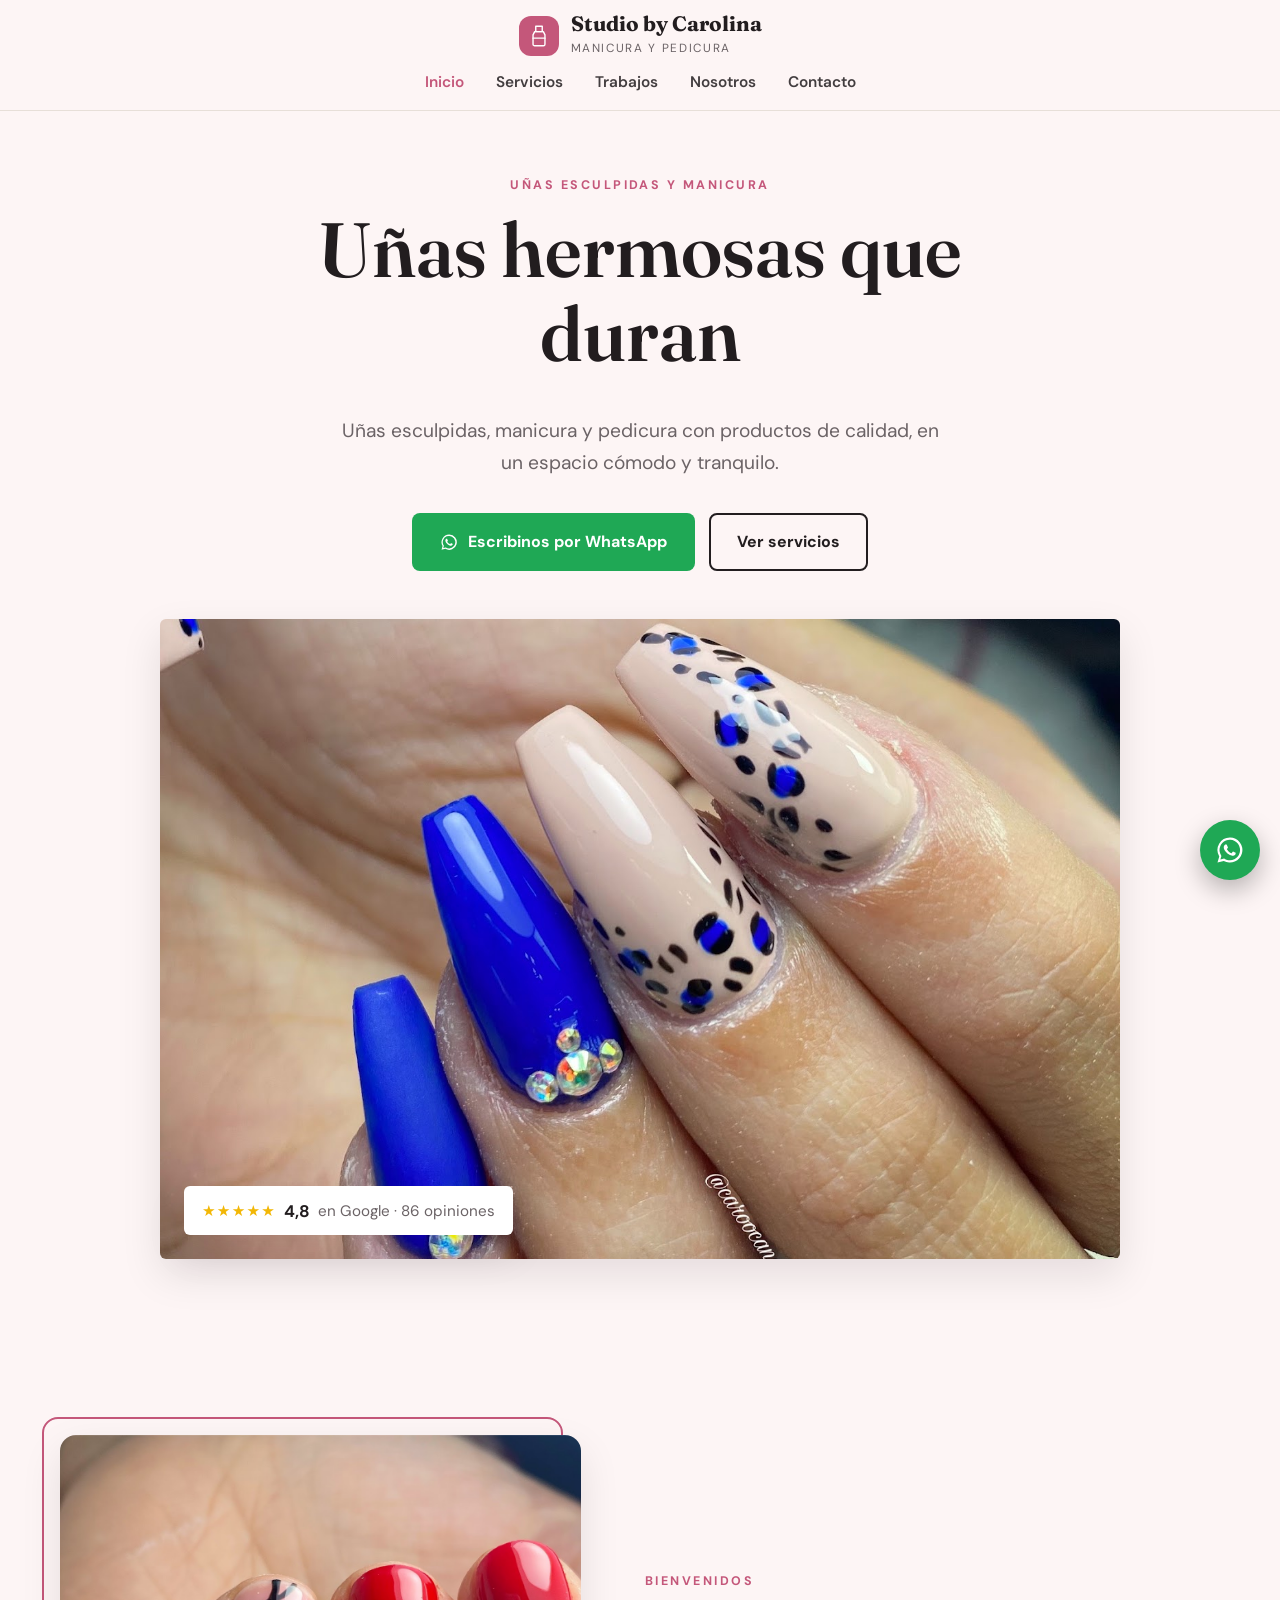
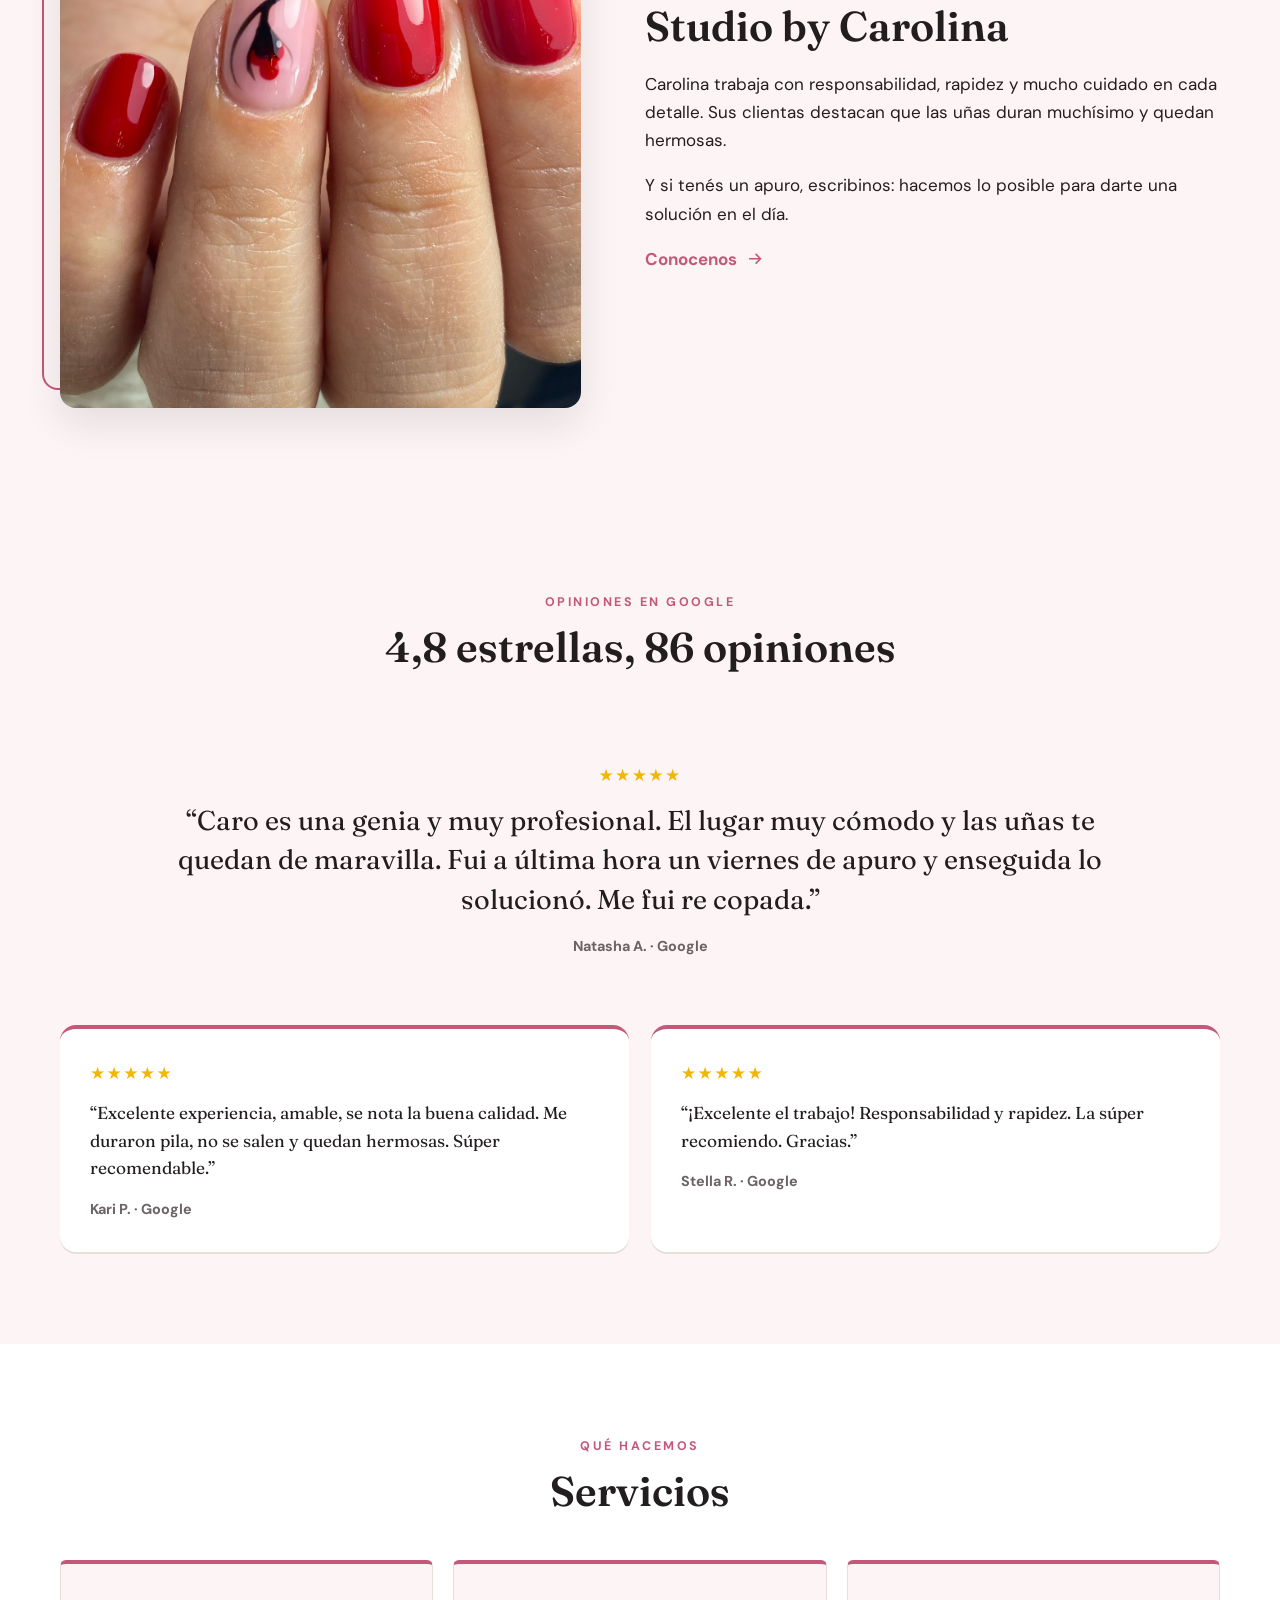
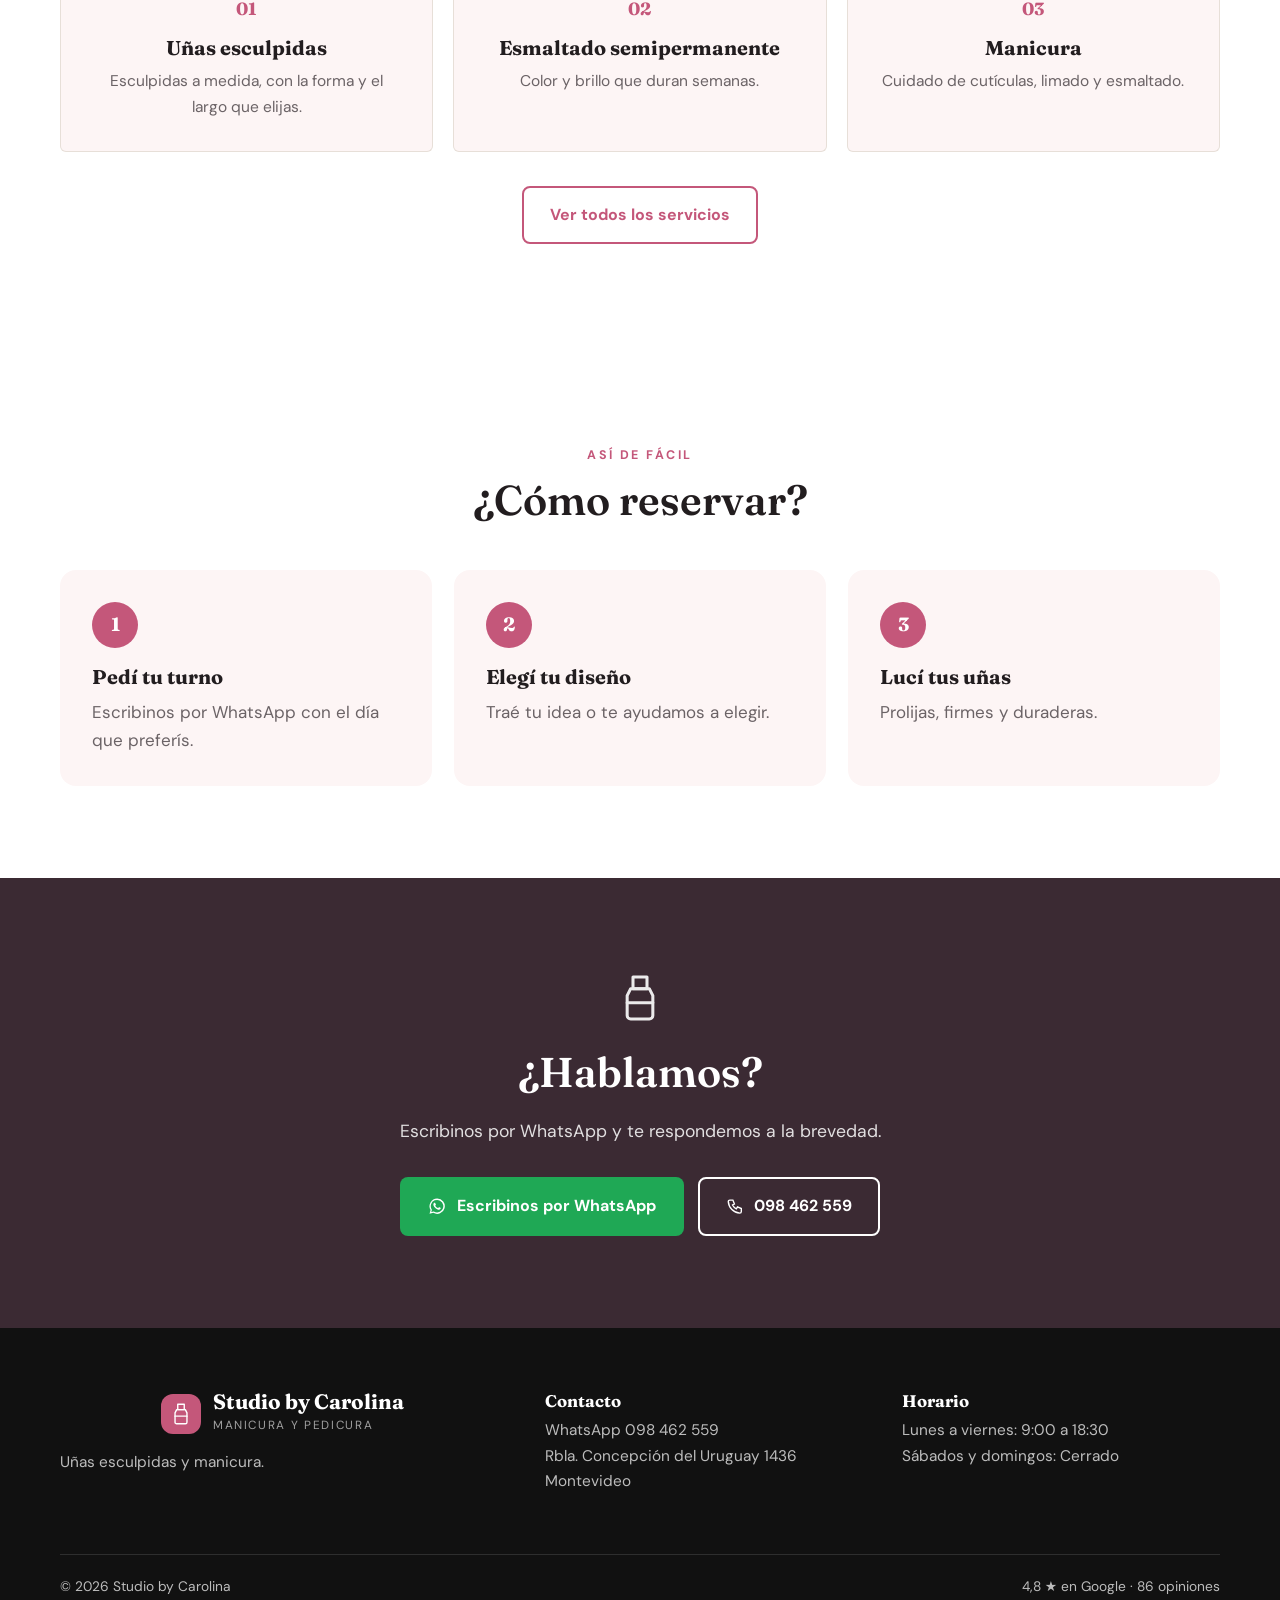
<file: index.html>
<!doctype html>
<html lang="es">
<head>
<meta charset="utf-8">
<meta name="viewport" content="width=device-width, initial-scale=1">
<title>Studio by Carolina · Manicura y pedicura en Montevideo</title>
<meta name="description" content="Studio by Carolina: manicura y pedicura en Rbla. Concepción del Uruguay 1436, Montevideo. 4,8 estrellas en Google con 86 opiniones. WhatsApp 098 462 559.">
<meta property="og:title" content="Studio by Carolina">
<meta property="og:description" content="Uñas esculpidas, manicura y pedicura con productos de calidad, en un espacio cómodo y tranquilo.">
<meta property="og:image" content="https://mbwebstudio.github.io/STUDIO-BY-CAROLINA/fotos/m08.jpg">
<meta name="theme-color" content="#3b2a33">
<link rel="preconnect" href="https://fonts.googleapis.com">
<link rel="preconnect" href="https://fonts.gstatic.com" crossorigin>
<link href="https://fonts.googleapis.com/css2?family=Fraunces:opsz,wght@9..144,500;9..144,600;9..144,700&family=DM+Sans:wght@400;500;600;700&display=swap" rel="stylesheet">
<link rel="stylesheet" href="css/styles.css?v=mvsrnqc3">
<style>:root{--acento:#c4577a;--acento-2:#3b2a33;--fondo:#fdf5f5}</style>
</head>
<body class="tema-claro layout-editorial">
<header class="top">
  <div class="wrap nav">
    <a class="logo" href="index.html"><svg class="logo-mark" viewBox="0 0 24 24" fill="none" stroke="currentColor" stroke-width="1.3" stroke-linecap="round" stroke-linejoin="round" aria-hidden="true"><path d="M9 3h6v5H9z"/><path d="M8 8h8l1.5 3v8.5a1.5 1.5 0 0 1-1.5 1.5H8a1.5 1.5 0 0 1-1.5-1.5V11z"/><path d="M6.5 14h11"/></svg><span><b>Studio by Carolina</b><small>Manicura y pedicura</small></span></a>
    <input type="checkbox" id="menu-toggle" class="menu-toggle" aria-label="Abrir menú">
    <label for="menu-toggle" class="burger" aria-hidden="true"><span></span></label>
    <nav aria-label="Principal"><ul><li><a href="index.html" aria-current="page">Inicio</a></li><li><a href="servicios.html">Servicios</a></li><li><a href="trabajos.html">Trabajos</a></li><li><a href="nosotros.html">Nosotros</a></li><li><a href="contacto.html">Contacto</a></li></ul></nav>
    <a class="btn btn-wa btn-sm" href="https://wa.me/59898462559?text=Hola%20Carolina%2C%20quer%C3%ADa%20pedir%20un%20turno." target="_blank" rel="noopener"><svg class="i" viewBox="0 0 24 24" fill="currentColor" aria-hidden="true"><path d="M12 2a10 10 0 0 0-8.6 15.1L2 22l5-1.3A10 10 0 1 0 12 2zm0 18.2c-1.6 0-3.1-.4-4.4-1.2l-.3-.2-3 .8.8-2.9-.2-.3A8.2 8.2 0 1 1 12 20.2zm4.5-6.1c-.2-.1-1.5-.7-1.7-.8-.2-.1-.4-.1-.6.1l-.8 1c-.1.2-.3.2-.5.1a6.7 6.7 0 0 1-3.3-2.9c-.3-.4.2-.4.7-1.4.1-.2 0-.3 0-.4l-.8-1.8c-.2-.5-.4-.4-.6-.4h-.5c-.2 0-.4.1-.6.3-.2.2-.8.8-.8 2s.8 2.3.9 2.5c.1.2 1.6 2.5 4 3.5 1.5.6 2.1.7 2.8.6.5-.1 1.5-.6 1.7-1.2.2-.6.2-1.1.1-1.2l-.4-.3z"/></svg><span>WhatsApp</span></a>
  </div>
</header>
<main>
<section class="hero hero-editorial">
  <div class="wrap">
    <div class="hero-ed-copy">
      <p class="eyebrow">Uñas esculpidas y manicura</p>
      <h1>Uñas hermosas que duran</h1>
      <p class="lead">Uñas esculpidas, manicura y pedicura con productos de calidad, en un espacio cómodo y tranquilo.</p>
      <div class="cta-row"><a class="btn btn-wa" href="https://wa.me/59898462559?text=Hola%20Carolina%2C%20quer%C3%ADa%20pedir%20un%20turno." target="_blank" rel="noopener"><svg class="i" viewBox="0 0 24 24" fill="currentColor" aria-hidden="true"><path d="M12 2a10 10 0 0 0-8.6 15.1L2 22l5-1.3A10 10 0 1 0 12 2zm0 18.2c-1.6 0-3.1-.4-4.4-1.2l-.3-.2-3 .8.8-2.9-.2-.3A8.2 8.2 0 1 1 12 20.2zm4.5-6.1c-.2-.1-1.5-.7-1.7-.8-.2-.1-.4-.1-.6.1l-.8 1c-.1.2-.3.2-.5.1a6.7 6.7 0 0 1-3.3-2.9c-.3-.4.2-.4.7-1.4.1-.2 0-.3 0-.4l-.8-1.8c-.2-.5-.4-.4-.6-.4h-.5c-.2 0-.4.1-.6.3-.2.2-.8.8-.8 2s.8 2.3.9 2.5c.1.2 1.6 2.5 4 3.5 1.5.6 2.1.7 2.8.6.5-.1 1.5-.6 1.7-1.2.2-.6.2-1.1.1-1.2l-.4-.3z"/></svg>Escribinos por WhatsApp</a><a class="btn btn-ghost" href="servicios.html">Ver servicios</a></div>
    </div>
    <figure class="hero-ancha"><img src="fotos/m08.jpg" alt="Uñas esculpidas azules y nude con brillos" loading="lazy"><figcaption><a class="rating" href="https://maps.google.com/?cid=63170096096292390" target="_blank" rel="noopener"><span class="stars" aria-hidden="true">★★★★★</span><b>4,8</b> en Google · 86 opiniones</a></figcaption></figure>
  </div>
</section>

<section class="intro">
  <div class="wrap split">
    <div>
      <p class="eyebrow">Bienvenidos</p>
      <h2>Studio by Carolina</h2>
      <p>Carolina trabaja con responsabilidad, rapidez y mucho cuidado en cada detalle. Sus clientas destacan que las uñas duran muchísimo y quedan hermosas.</p>
      <p>Y si tenés un apuro, escribinos: hacemos lo posible para darte una solución en el día.</p>
      <a class="link" href="nosotros.html">Conocenos <svg class="i" viewBox="0 0 24 24" fill="none" stroke="currentColor" stroke-width="2" aria-hidden="true"><path d="M5 12h14M13 6l6 6-6 6"/></svg></a>
    </div>
    <figure class="marco"><img src="fotos/m02.jpg" alt="Uñas rojas con un diseño pintado a mano" loading="lazy"></figure>
  </div>
</section>

<section class="seccion-opiniones">
  <div class="wrap">
    <div class="head"><p class="eyebrow">Opiniones en Google</p><h2>4,8 estrellas, 86 opiniones</h2></div>
    <div class="opiniones"><figure class="opinion"><span class="stars" aria-label="5 estrellas">★★★★★</span><blockquote>“Caro es una genia y muy profesional. El lugar muy cómodo y las uñas te quedan de maravilla. Fui a última hora un viernes de apuro y enseguida lo solucionó. Me fui re copada.”</blockquote><figcaption>Natasha A. · Google</figcaption></figure><figure class="opinion"><span class="stars" aria-label="5 estrellas">★★★★★</span><blockquote>“Excelente experiencia, amable, se nota la buena calidad. Me duraron pila, no se salen y quedan hermosas. Súper recomendable.”</blockquote><figcaption>Kari P. · Google</figcaption></figure><figure class="opinion"><span class="stars" aria-label="5 estrellas">★★★★★</span><blockquote>“¡Excelente el trabajo! Responsabilidad y rapidez. La súper recomiendo. Gracias.”</blockquote><figcaption>Stella R. · Google</figcaption></figure></div>
  </div>
</section>

<section class="seccion-servicios">
  <div class="wrap">
    <div class="head"><p class="eyebrow">Qué hacemos</p><h2>Servicios</h2></div>
    <div class="servicios"><article class="servicio"><span class="num">01</span><h3>Uñas esculpidas</h3><p>Esculpidas a medida, con la forma y el largo que elijas.</p></article><article class="servicio"><span class="num">02</span><h3>Esmaltado semipermanente</h3><p>Color y brillo que duran semanas.</p></article><article class="servicio"><span class="num">03</span><h3>Manicura</h3><p>Cuidado de cutículas, limado y esmaltado.</p></article></div>
    <p class="center"><a class="btn btn-outline" href="servicios.html">Ver todos los servicios</a></p>
  </div>
</section>

<section class="seccion-pasos">
  <div class="wrap">
    <div class="head"><p class="eyebrow">Así de fácil</p><h2>¿Cómo reservar?</h2></div>
    <ol class="pasos"><li><h3>Pedí tu turno</h3><p>Escribinos por WhatsApp con el día que preferís.</p></li><li><h3>Elegí tu diseño</h3><p>Traé tu idea o te ayudamos a elegir.</p></li><li><h3>Lucí tus uñas</h3><p>Prolijas, firmes y duraderas.</p></li></ol>
  </div>
</section>

<section class="cta">
  <div class="wrap">
    <svg class="cta-arte" viewBox="0 0 24 24" fill="none" stroke="currentColor" stroke-width="1.3" stroke-linecap="round" stroke-linejoin="round" aria-hidden="true"><path d="M9 3h6v5H9z"/><path d="M8 8h8l1.5 3v8.5a1.5 1.5 0 0 1-1.5 1.5H8a1.5 1.5 0 0 1-1.5-1.5V11z"/><path d="M6.5 14h11"/></svg>
    <h2>¿Hablamos?</h2>
    <p>Escribinos por WhatsApp y te respondemos a la brevedad.</p>
    <div class="cta-row center"><a class="btn btn-wa" href="https://wa.me/59898462559?text=Hola%20Carolina%2C%20quer%C3%ADa%20pedir%20un%20turno." target="_blank" rel="noopener"><svg class="i" viewBox="0 0 24 24" fill="currentColor" aria-hidden="true"><path d="M12 2a10 10 0 0 0-8.6 15.1L2 22l5-1.3A10 10 0 1 0 12 2zm0 18.2c-1.6 0-3.1-.4-4.4-1.2l-.3-.2-3 .8.8-2.9-.2-.3A8.2 8.2 0 1 1 12 20.2zm4.5-6.1c-.2-.1-1.5-.7-1.7-.8-.2-.1-.4-.1-.6.1l-.8 1c-.1.2-.3.2-.5.1a6.7 6.7 0 0 1-3.3-2.9c-.3-.4.2-.4.7-1.4.1-.2 0-.3 0-.4l-.8-1.8c-.2-.5-.4-.4-.6-.4h-.5c-.2 0-.4.1-.6.3-.2.2-.8.8-.8 2s.8 2.3.9 2.5c.1.2 1.6 2.5 4 3.5 1.5.6 2.1.7 2.8.6.5-.1 1.5-.6 1.7-1.2.2-.6.2-1.1.1-1.2l-.4-.3z"/></svg>Escribinos por WhatsApp</a><a class="btn btn-ghost" href="tel:+59898462559"><svg class="i" viewBox="0 0 24 24" fill="none" stroke="currentColor" stroke-width="1.8" aria-hidden="true"><path d="M5 4h4l2 5-2.5 1.5a11 11 0 0 0 5 5L15 13l5 2v4a2 2 0 0 1-2 2A16 16 0 0 1 3 6a2 2 0 0 1 2-2"/></svg>098 462 559</a></div>
  </div>
</section>
</main>
<footer>
  <div class="wrap foot">
    <div>
      <a class="logo" href="index.html"><svg class="logo-mark" viewBox="0 0 24 24" fill="none" stroke="currentColor" stroke-width="1.3" stroke-linecap="round" stroke-linejoin="round" aria-hidden="true"><path d="M9 3h6v5H9z"/><path d="M8 8h8l1.5 3v8.5a1.5 1.5 0 0 1-1.5 1.5H8a1.5 1.5 0 0 1-1.5-1.5V11z"/><path d="M6.5 14h11"/></svg><span><b>Studio by Carolina</b><small>Manicura y pedicura</small></span></a>
      <p>Uñas esculpidas y manicura.</p>
    </div>
    <div>
      <h3>Contacto</h3>
      <p><a href="https://wa.me/59898462559?text=Hola%20Carolina%2C%20quer%C3%ADa%20pedir%20un%20turno." target="_blank" rel="noopener">WhatsApp 098 462 559</a><br>Rbla. Concepción del Uruguay 1436<br>Montevideo</p>
      
    </div>
    <div>
      <h3>Horario</h3>
      <p>Lunes a viernes: 9:00 a 18:30<br>Sábados y domingos: Cerrado</p>
    </div>
  </div>
  <div class="wrap fine-foot"><span>© 2026 Studio by Carolina</span><span>4,8 ★ en Google · 86 opiniones</span></div>
</footer>
<a class="float" href="https://wa.me/59898462559?text=Hola%20Carolina%2C%20quer%C3%ADa%20pedir%20un%20turno." target="_blank" rel="noopener" aria-label="Escribir por WhatsApp"><svg class="i" viewBox="0 0 24 24" fill="currentColor" aria-hidden="true"><path d="M12 2a10 10 0 0 0-8.6 15.1L2 22l5-1.3A10 10 0 1 0 12 2zm0 18.2c-1.6 0-3.1-.4-4.4-1.2l-.3-.2-3 .8.8-2.9-.2-.3A8.2 8.2 0 1 1 12 20.2zm4.5-6.1c-.2-.1-1.5-.7-1.7-.8-.2-.1-.4-.1-.6.1l-.8 1c-.1.2-.3.2-.5.1a6.7 6.7 0 0 1-3.3-2.9c-.3-.4.2-.4.7-1.4.1-.2 0-.3 0-.4l-.8-1.8c-.2-.5-.4-.4-.6-.4h-.5c-.2 0-.4.1-.6.3-.2.2-.8.8-.8 2s.8 2.3.9 2.5c.1.2 1.6 2.5 4 3.5 1.5.6 2.1.7 2.8.6.5-.1 1.5-.6 1.7-1.2.2-.6.2-1.1.1-1.2l-.4-.3z"/></svg></a>
</body>
</html>
</file>
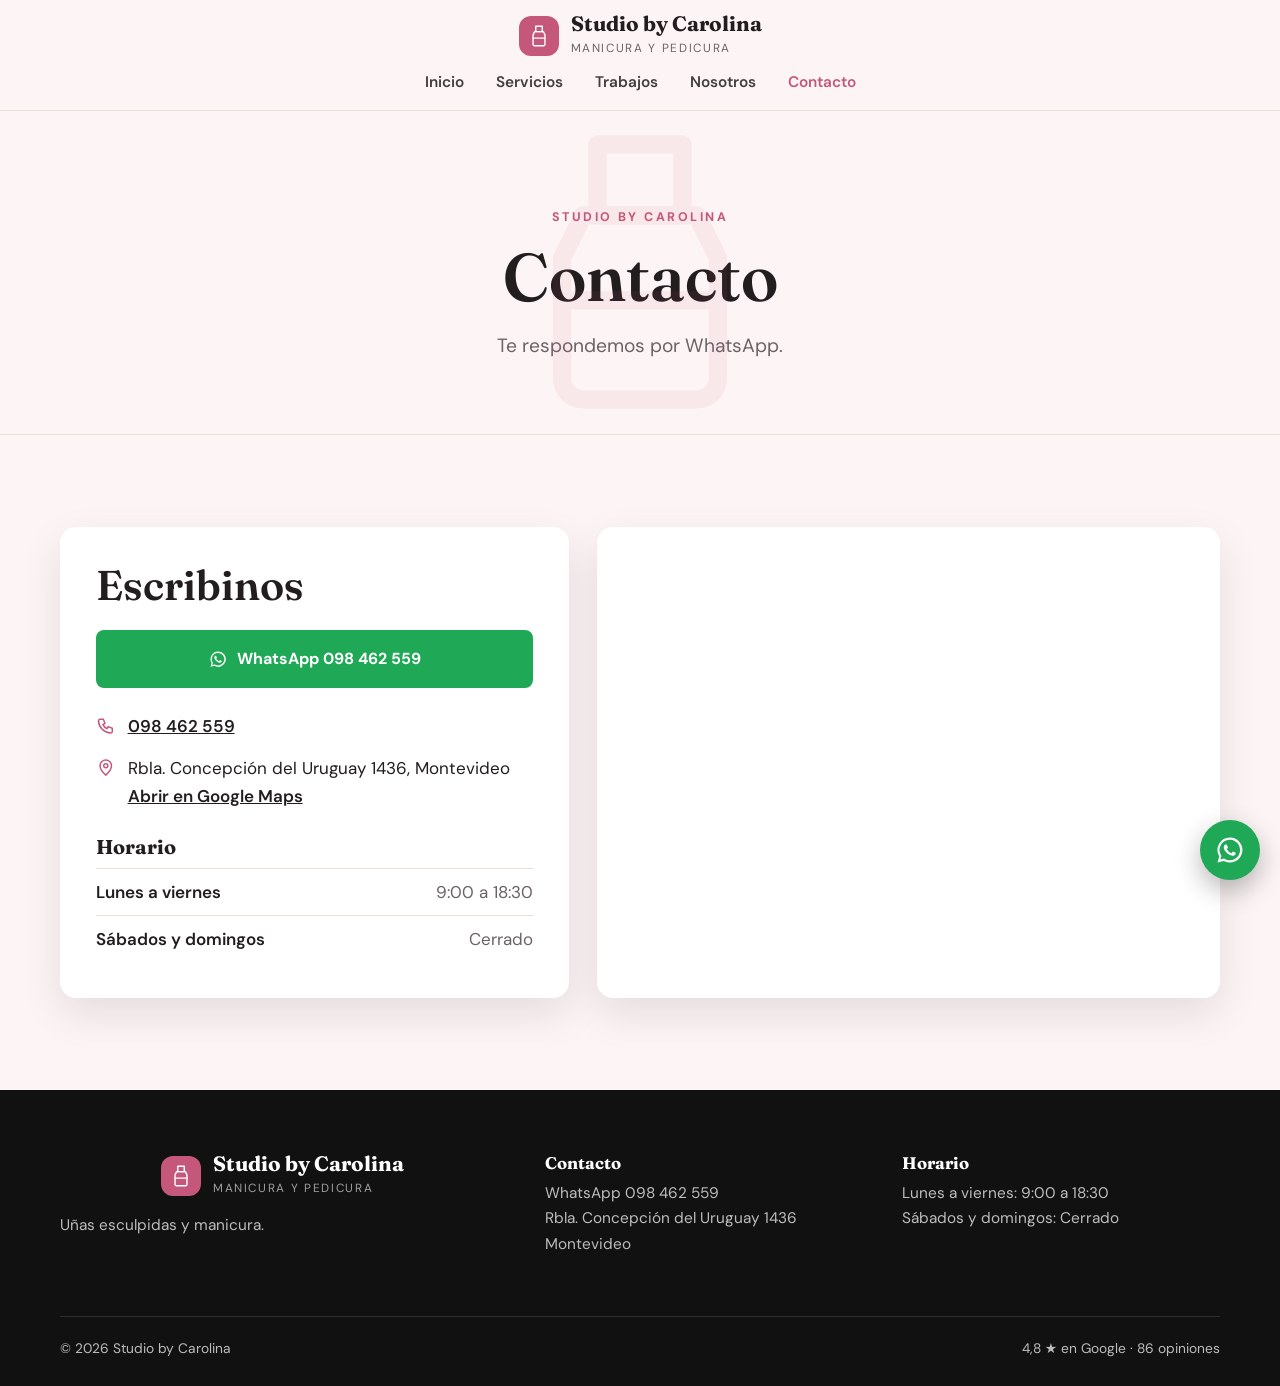
<file: contacto.html>
<!doctype html>
<html lang="es">
<head>
<meta charset="utf-8">
<meta name="viewport" content="width=device-width, initial-scale=1">
<title>Contacto · Studio by Carolina · Manicura y pedicura en Montevideo</title>
<meta name="description" content="Studio by Carolina: manicura y pedicura en Rbla. Concepción del Uruguay 1436, Montevideo. 4,8 estrellas en Google con 86 opiniones. WhatsApp 098 462 559.">
<meta property="og:title" content="Studio by Carolina">
<meta property="og:description" content="Uñas esculpidas, manicura y pedicura con productos de calidad, en un espacio cómodo y tranquilo.">
<meta property="og:image" content="https://mbwebstudio.github.io/STUDIO-BY-CAROLINA/fotos/m08.jpg">
<meta name="theme-color" content="#3b2a33">
<link rel="preconnect" href="https://fonts.googleapis.com">
<link rel="preconnect" href="https://fonts.gstatic.com" crossorigin>
<link href="https://fonts.googleapis.com/css2?family=Fraunces:opsz,wght@9..144,500;9..144,600;9..144,700&family=DM+Sans:wght@400;500;600;700&display=swap" rel="stylesheet">
<link rel="stylesheet" href="css/styles.css?v=mvsrnqc3">
<style>:root{--acento:#c4577a;--acento-2:#3b2a33;--fondo:#fdf5f5}</style>
</head>
<body class="tema-claro layout-editorial">
<header class="top">
  <div class="wrap nav">
    <a class="logo" href="index.html"><svg class="logo-mark" viewBox="0 0 24 24" fill="none" stroke="currentColor" stroke-width="1.3" stroke-linecap="round" stroke-linejoin="round" aria-hidden="true"><path d="M9 3h6v5H9z"/><path d="M8 8h8l1.5 3v8.5a1.5 1.5 0 0 1-1.5 1.5H8a1.5 1.5 0 0 1-1.5-1.5V11z"/><path d="M6.5 14h11"/></svg><span><b>Studio by Carolina</b><small>Manicura y pedicura</small></span></a>
    <input type="checkbox" id="menu-toggle" class="menu-toggle" aria-label="Abrir menú">
    <label for="menu-toggle" class="burger" aria-hidden="true"><span></span></label>
    <nav aria-label="Principal"><ul><li><a href="index.html">Inicio</a></li><li><a href="servicios.html">Servicios</a></li><li><a href="trabajos.html">Trabajos</a></li><li><a href="nosotros.html">Nosotros</a></li><li><a href="contacto.html" aria-current="page">Contacto</a></li></ul></nav>
    <a class="btn btn-wa btn-sm" href="https://wa.me/59898462559?text=Hola%20Carolina%2C%20quer%C3%ADa%20pedir%20un%20turno." target="_blank" rel="noopener"><svg class="i" viewBox="0 0 24 24" fill="currentColor" aria-hidden="true"><path d="M12 2a10 10 0 0 0-8.6 15.1L2 22l5-1.3A10 10 0 1 0 12 2zm0 18.2c-1.6 0-3.1-.4-4.4-1.2l-.3-.2-3 .8.8-2.9-.2-.3A8.2 8.2 0 1 1 12 20.2zm4.5-6.1c-.2-.1-1.5-.7-1.7-.8-.2-.1-.4-.1-.6.1l-.8 1c-.1.2-.3.2-.5.1a6.7 6.7 0 0 1-3.3-2.9c-.3-.4.2-.4.7-1.4.1-.2 0-.3 0-.4l-.8-1.8c-.2-.5-.4-.4-.6-.4h-.5c-.2 0-.4.1-.6.3-.2.2-.8.8-.8 2s.8 2.3.9 2.5c.1.2 1.6 2.5 4 3.5 1.5.6 2.1.7 2.8.6.5-.1 1.5-.6 1.7-1.2.2-.6.2-1.1.1-1.2l-.4-.3z"/></svg><span>WhatsApp</span></a>
  </div>
</header>
<main>
<section class="banner">
  <svg class="banner-arte" viewBox="0 0 24 24" fill="none" stroke="currentColor" stroke-width="1.3" stroke-linecap="round" stroke-linejoin="round" aria-hidden="true"><path d="M9 3h6v5H9z"/><path d="M8 8h8l1.5 3v8.5a1.5 1.5 0 0 1-1.5 1.5H8a1.5 1.5 0 0 1-1.5-1.5V11z"/><path d="M6.5 14h11"/></svg>
  <div class="wrap"><p class="eyebrow">Studio by Carolina</p><h1>Contacto</h1><p class="lead">Te respondemos por WhatsApp.</p></div>
</section>

<section class="contacto">
  <div class="wrap contacto-grid">
    <div class="contacto-card">
      <h2>Escribinos</h2>
      <a class="btn btn-wa btn-block" href="https://wa.me/59898462559?text=Hola%20Carolina%2C%20quer%C3%ADa%20pedir%20un%20turno." target="_blank" rel="noopener"><svg class="i" viewBox="0 0 24 24" fill="currentColor" aria-hidden="true"><path d="M12 2a10 10 0 0 0-8.6 15.1L2 22l5-1.3A10 10 0 1 0 12 2zm0 18.2c-1.6 0-3.1-.4-4.4-1.2l-.3-.2-3 .8.8-2.9-.2-.3A8.2 8.2 0 1 1 12 20.2zm4.5-6.1c-.2-.1-1.5-.7-1.7-.8-.2-.1-.4-.1-.6.1l-.8 1c-.1.2-.3.2-.5.1a6.7 6.7 0 0 1-3.3-2.9c-.3-.4.2-.4.7-1.4.1-.2 0-.3 0-.4l-.8-1.8c-.2-.5-.4-.4-.6-.4h-.5c-.2 0-.4.1-.6.3-.2.2-.8.8-.8 2s.8 2.3.9 2.5c.1.2 1.6 2.5 4 3.5 1.5.6 2.1.7 2.8.6.5-.1 1.5-.6 1.7-1.2.2-.6.2-1.1.1-1.2l-.4-.3z"/></svg>WhatsApp 098 462 559</a>
      <div class="row"><svg class="i" viewBox="0 0 24 24" fill="none" stroke="currentColor" stroke-width="1.8" aria-hidden="true"><path d="M5 4h4l2 5-2.5 1.5a11 11 0 0 0 5 5L15 13l5 2v4a2 2 0 0 1-2 2A16 16 0 0 1 3 6a2 2 0 0 1 2-2"/></svg><div><a href="tel:+59898462559">098 462 559</a></div></div>
      <div class="row"><svg class="i" viewBox="0 0 24 24" fill="none" stroke="currentColor" stroke-width="1.8" aria-hidden="true"><path d="M12 21s-7-6.2-7-11.5a7 7 0 0 1 14 0C19 14.8 12 21 12 21z"/><circle cx="12" cy="9.5" r="2.5"/></svg><div>Rbla. Concepción del Uruguay 1436, Montevideo<br><a href="https://maps.google.com/?cid=63170096096292390" target="_blank" rel="noopener">Abrir en Google Maps</a></div></div>
      
      <h3>Horario</h3>
      <table class="horario"><tr><th scope="row">Lunes a viernes</th><td>9:00 a 18:30</td></tr><tr><th scope="row">Sábados y domingos</th><td>Cerrado</td></tr></table>
    </div>
    <div class="mapa"><iframe loading="lazy" title="Mapa de Studio by Carolina" src="https://www.google.com/maps?q=Studio%20by%20Carolina%2C%20Rbla.%20Concepci%C3%B3n%20del%20Uruguay%201436%2C%20Montevideo&output=embed"></iframe></div>
  </div>
</section>
</main>
<footer>
  <div class="wrap foot">
    <div>
      <a class="logo" href="index.html"><svg class="logo-mark" viewBox="0 0 24 24" fill="none" stroke="currentColor" stroke-width="1.3" stroke-linecap="round" stroke-linejoin="round" aria-hidden="true"><path d="M9 3h6v5H9z"/><path d="M8 8h8l1.5 3v8.5a1.5 1.5 0 0 1-1.5 1.5H8a1.5 1.5 0 0 1-1.5-1.5V11z"/><path d="M6.5 14h11"/></svg><span><b>Studio by Carolina</b><small>Manicura y pedicura</small></span></a>
      <p>Uñas esculpidas y manicura.</p>
    </div>
    <div>
      <h3>Contacto</h3>
      <p><a href="https://wa.me/59898462559?text=Hola%20Carolina%2C%20quer%C3%ADa%20pedir%20un%20turno." target="_blank" rel="noopener">WhatsApp 098 462 559</a><br>Rbla. Concepción del Uruguay 1436<br>Montevideo</p>
      
    </div>
    <div>
      <h3>Horario</h3>
      <p>Lunes a viernes: 9:00 a 18:30<br>Sábados y domingos: Cerrado</p>
    </div>
  </div>
  <div class="wrap fine-foot"><span>© 2026 Studio by Carolina</span><span>4,8 ★ en Google · 86 opiniones</span></div>
</footer>
<a class="float" href="https://wa.me/59898462559?text=Hola%20Carolina%2C%20quer%C3%ADa%20pedir%20un%20turno." target="_blank" rel="noopener" aria-label="Escribir por WhatsApp"><svg class="i" viewBox="0 0 24 24" fill="currentColor" aria-hidden="true"><path d="M12 2a10 10 0 0 0-8.6 15.1L2 22l5-1.3A10 10 0 1 0 12 2zm0 18.2c-1.6 0-3.1-.4-4.4-1.2l-.3-.2-3 .8.8-2.9-.2-.3A8.2 8.2 0 1 1 12 20.2zm4.5-6.1c-.2-.1-1.5-.7-1.7-.8-.2-.1-.4-.1-.6.1l-.8 1c-.1.2-.3.2-.5.1a6.7 6.7 0 0 1-3.3-2.9c-.3-.4.2-.4.7-1.4.1-.2 0-.3 0-.4l-.8-1.8c-.2-.5-.4-.4-.6-.4h-.5c-.2 0-.4.1-.6.3-.2.2-.8.8-.8 2s.8 2.3.9 2.5c.1.2 1.6 2.5 4 3.5 1.5.6 2.1.7 2.8.6.5-.1 1.5-.6 1.7-1.2.2-.6.2-1.1.1-1.2l-.4-.3z"/></svg></a>
</body>
</html>
</file>
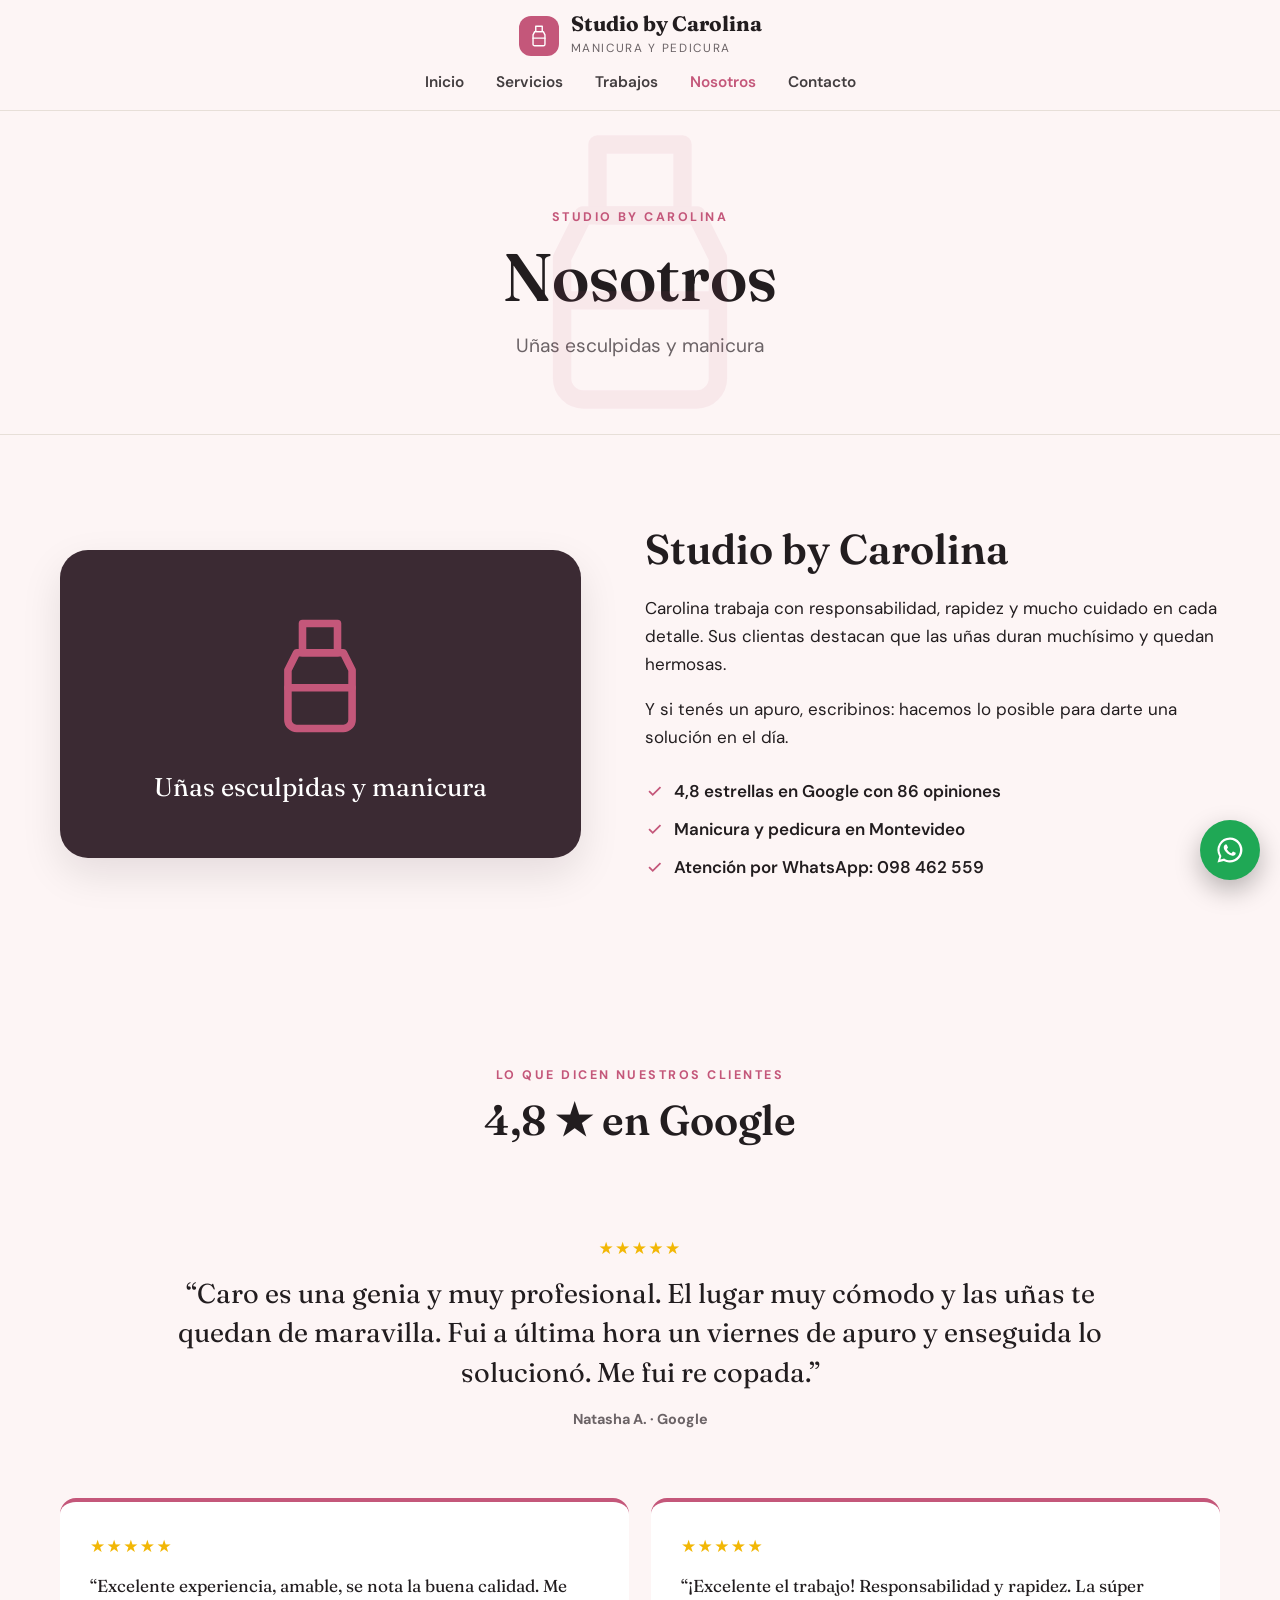
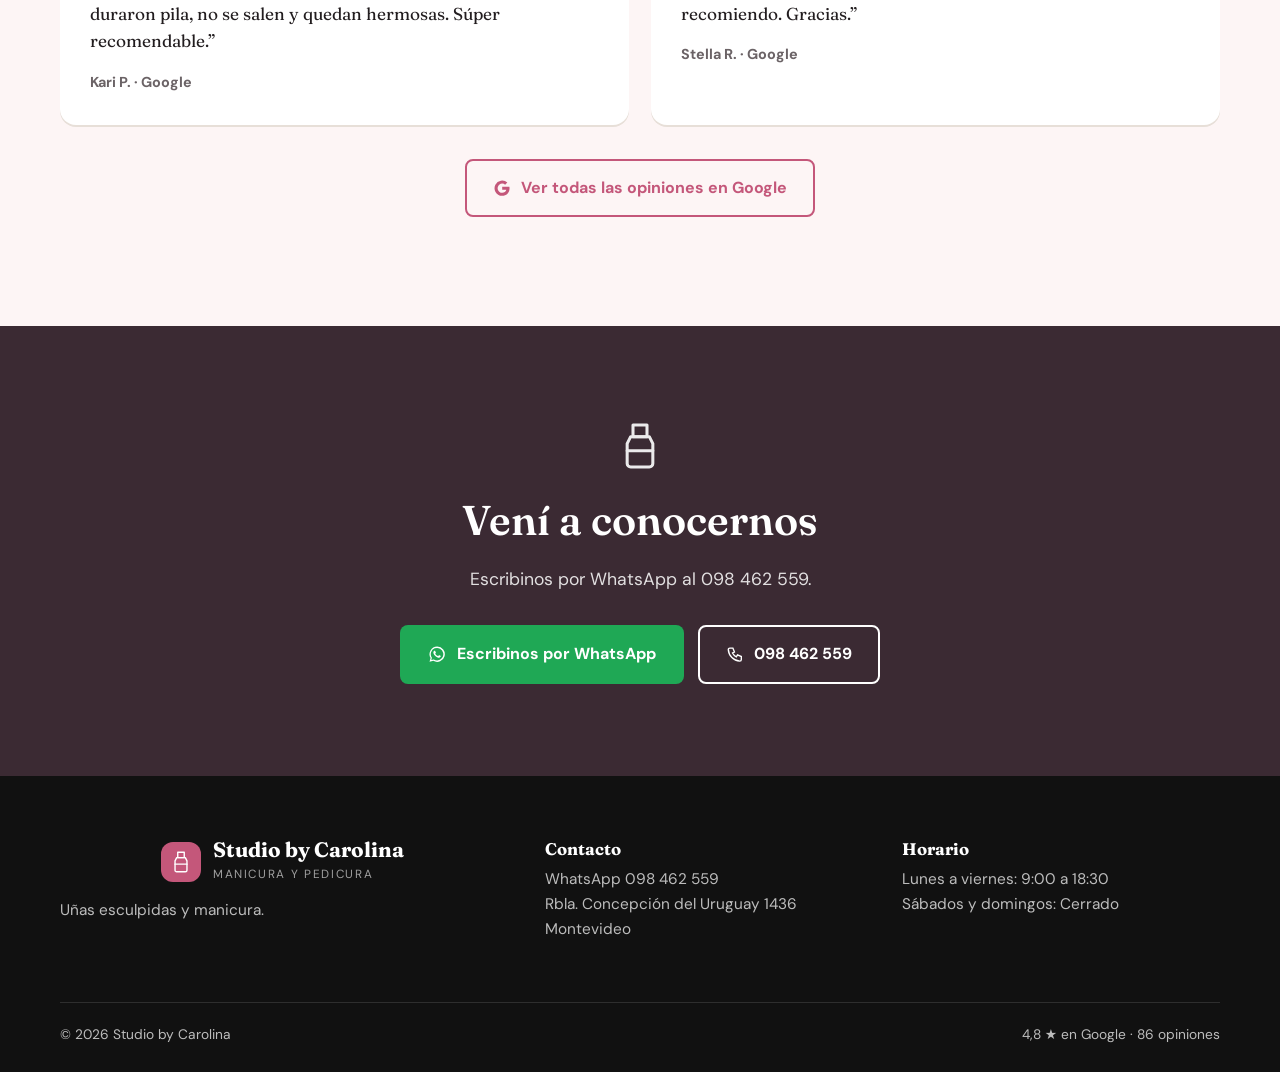
<file: nosotros.html>
<!doctype html>
<html lang="es">
<head>
<meta charset="utf-8">
<meta name="viewport" content="width=device-width, initial-scale=1">
<title>Nosotros · Studio by Carolina · Manicura y pedicura en Montevideo</title>
<meta name="description" content="Studio by Carolina: manicura y pedicura en Rbla. Concepción del Uruguay 1436, Montevideo. 4,8 estrellas en Google con 86 opiniones. WhatsApp 098 462 559.">
<meta property="og:title" content="Studio by Carolina">
<meta property="og:description" content="Uñas esculpidas, manicura y pedicura con productos de calidad, en un espacio cómodo y tranquilo.">
<meta property="og:image" content="https://mbwebstudio.github.io/STUDIO-BY-CAROLINA/fotos/m08.jpg">
<meta name="theme-color" content="#3b2a33">
<link rel="preconnect" href="https://fonts.googleapis.com">
<link rel="preconnect" href="https://fonts.gstatic.com" crossorigin>
<link href="https://fonts.googleapis.com/css2?family=Fraunces:opsz,wght@9..144,500;9..144,600;9..144,700&family=DM+Sans:wght@400;500;600;700&display=swap" rel="stylesheet">
<link rel="stylesheet" href="css/styles.css?v=mvsrnqc3">
<style>:root{--acento:#c4577a;--acento-2:#3b2a33;--fondo:#fdf5f5}</style>
</head>
<body class="tema-claro layout-editorial">
<header class="top">
  <div class="wrap nav">
    <a class="logo" href="index.html"><svg class="logo-mark" viewBox="0 0 24 24" fill="none" stroke="currentColor" stroke-width="1.3" stroke-linecap="round" stroke-linejoin="round" aria-hidden="true"><path d="M9 3h6v5H9z"/><path d="M8 8h8l1.5 3v8.5a1.5 1.5 0 0 1-1.5 1.5H8a1.5 1.5 0 0 1-1.5-1.5V11z"/><path d="M6.5 14h11"/></svg><span><b>Studio by Carolina</b><small>Manicura y pedicura</small></span></a>
    <input type="checkbox" id="menu-toggle" class="menu-toggle" aria-label="Abrir menú">
    <label for="menu-toggle" class="burger" aria-hidden="true"><span></span></label>
    <nav aria-label="Principal"><ul><li><a href="index.html">Inicio</a></li><li><a href="servicios.html">Servicios</a></li><li><a href="trabajos.html">Trabajos</a></li><li><a href="nosotros.html" aria-current="page">Nosotros</a></li><li><a href="contacto.html">Contacto</a></li></ul></nav>
    <a class="btn btn-wa btn-sm" href="https://wa.me/59898462559?text=Hola%20Carolina%2C%20quer%C3%ADa%20pedir%20un%20turno." target="_blank" rel="noopener"><svg class="i" viewBox="0 0 24 24" fill="currentColor" aria-hidden="true"><path d="M12 2a10 10 0 0 0-8.6 15.1L2 22l5-1.3A10 10 0 1 0 12 2zm0 18.2c-1.6 0-3.1-.4-4.4-1.2l-.3-.2-3 .8.8-2.9-.2-.3A8.2 8.2 0 1 1 12 20.2zm4.5-6.1c-.2-.1-1.5-.7-1.7-.8-.2-.1-.4-.1-.6.1l-.8 1c-.1.2-.3.2-.5.1a6.7 6.7 0 0 1-3.3-2.9c-.3-.4.2-.4.7-1.4.1-.2 0-.3 0-.4l-.8-1.8c-.2-.5-.4-.4-.6-.4h-.5c-.2 0-.4.1-.6.3-.2.2-.8.8-.8 2s.8 2.3.9 2.5c.1.2 1.6 2.5 4 3.5 1.5.6 2.1.7 2.8.6.5-.1 1.5-.6 1.7-1.2.2-.6.2-1.1.1-1.2l-.4-.3z"/></svg><span>WhatsApp</span></a>
  </div>
</header>
<main>
<section class="banner">
  <svg class="banner-arte" viewBox="0 0 24 24" fill="none" stroke="currentColor" stroke-width="1.3" stroke-linecap="round" stroke-linejoin="round" aria-hidden="true"><path d="M9 3h6v5H9z"/><path d="M8 8h8l1.5 3v8.5a1.5 1.5 0 0 1-1.5 1.5H8a1.5 1.5 0 0 1-1.5-1.5V11z"/><path d="M6.5 14h11"/></svg>
  <div class="wrap"><p class="eyebrow">Studio by Carolina</p><h1>Nosotros</h1><p class="lead">Uñas esculpidas y manicura</p></div>
</section>

<section class="intro">
  <div class="wrap split">
    <div>
      <h2>Studio by Carolina</h2>
      <p>Carolina trabaja con responsabilidad, rapidez y mucho cuidado en cada detalle. Sus clientas destacan que las uñas duran muchísimo y quedan hermosas.</p>
      <p>Y si tenés un apuro, escribinos: hacemos lo posible para darte una solución en el día.</p>
      <ul class="checks">
        <li><svg class="i" viewBox="0 0 24 24" fill="none" stroke="currentColor" stroke-width="2.2" aria-hidden="true"><path d="m5 12.5 4.5 4.5L19 7.5"/></svg>4,8 estrellas en Google con 86 opiniones</li>
        <li><svg class="i" viewBox="0 0 24 24" fill="none" stroke="currentColor" stroke-width="2.2" aria-hidden="true"><path d="m5 12.5 4.5 4.5L19 7.5"/></svg>Manicura y pedicura en Montevideo</li>
        <li><svg class="i" viewBox="0 0 24 24" fill="none" stroke="currentColor" stroke-width="2.2" aria-hidden="true"><path d="m5 12.5 4.5 4.5L19 7.5"/></svg>Atención por WhatsApp: 098 462 559</li>
      </ul>
    </div>
    <div class="arte-card"><svg class="arte" viewBox="0 0 24 24" fill="none" stroke="currentColor" stroke-width="1.3" stroke-linecap="round" stroke-linejoin="round" aria-hidden="true"><path d="M9 3h6v5H9z"/><path d="M8 8h8l1.5 3v8.5a1.5 1.5 0 0 1-1.5 1.5H8a1.5 1.5 0 0 1-1.5-1.5V11z"/><path d="M6.5 14h11"/></svg><p>Uñas esculpidas y manicura</p></div>
  </div>
</section>

<section class="seccion-opiniones">
  <div class="wrap">
    <div class="head"><p class="eyebrow">Lo que dicen nuestros clientes</p><h2>4,8 ★ en Google</h2></div>
    <div class="opiniones"><figure class="opinion"><span class="stars" aria-label="5 estrellas">★★★★★</span><blockquote>“Caro es una genia y muy profesional. El lugar muy cómodo y las uñas te quedan de maravilla. Fui a última hora un viernes de apuro y enseguida lo solucionó. Me fui re copada.”</blockquote><figcaption>Natasha A. · Google</figcaption></figure><figure class="opinion"><span class="stars" aria-label="5 estrellas">★★★★★</span><blockquote>“Excelente experiencia, amable, se nota la buena calidad. Me duraron pila, no se salen y quedan hermosas. Súper recomendable.”</blockquote><figcaption>Kari P. · Google</figcaption></figure><figure class="opinion"><span class="stars" aria-label="5 estrellas">★★★★★</span><blockquote>“¡Excelente el trabajo! Responsabilidad y rapidez. La súper recomiendo. Gracias.”</blockquote><figcaption>Stella R. · Google</figcaption></figure></div>
    <p class="center"><a class="btn btn-outline" href="https://maps.google.com/?cid=63170096096292390" target="_blank" rel="noopener"><svg class="i" viewBox="0 0 24 24" aria-hidden="true"><path fill="currentColor" d="M21.6 12.2c0-.7-.1-1.4-.2-2H12v3.8h5.4a4.6 4.6 0 0 1-2 3v2.5h3.2c1.9-1.7 3-4.3 3-7.3zM12 22c2.7 0 5-.9 6.6-2.4l-3.2-2.5c-.9.6-2 1-3.4 1-2.6 0-4.8-1.8-5.6-4.1H3.1v2.6A10 10 0 0 0 12 22zM6.4 14a6 6 0 0 1 0-3.9V7.5H3.1a10 10 0 0 0 0 9zM12 6c1.5 0 2.8.5 3.8 1.5l2.9-2.9A10 10 0 0 0 3.1 7.5l3.3 2.6C7.2 7.8 9.4 6 12 6z"/></svg>Ver todas las opiniones en Google</a></p>
  </div>
</section>

<section class="cta">
  <div class="wrap">
    <svg class="cta-arte" viewBox="0 0 24 24" fill="none" stroke="currentColor" stroke-width="1.3" stroke-linecap="round" stroke-linejoin="round" aria-hidden="true"><path d="M9 3h6v5H9z"/><path d="M8 8h8l1.5 3v8.5a1.5 1.5 0 0 1-1.5 1.5H8a1.5 1.5 0 0 1-1.5-1.5V11z"/><path d="M6.5 14h11"/></svg>
    <h2>Vení a conocernos</h2>
    <p>Escribinos por WhatsApp al 098 462 559.</p>
    <div class="cta-row center"><a class="btn btn-wa" href="https://wa.me/59898462559?text=Hola%20Carolina%2C%20quer%C3%ADa%20pedir%20un%20turno." target="_blank" rel="noopener"><svg class="i" viewBox="0 0 24 24" fill="currentColor" aria-hidden="true"><path d="M12 2a10 10 0 0 0-8.6 15.1L2 22l5-1.3A10 10 0 1 0 12 2zm0 18.2c-1.6 0-3.1-.4-4.4-1.2l-.3-.2-3 .8.8-2.9-.2-.3A8.2 8.2 0 1 1 12 20.2zm4.5-6.1c-.2-.1-1.5-.7-1.7-.8-.2-.1-.4-.1-.6.1l-.8 1c-.1.2-.3.2-.5.1a6.7 6.7 0 0 1-3.3-2.9c-.3-.4.2-.4.7-1.4.1-.2 0-.3 0-.4l-.8-1.8c-.2-.5-.4-.4-.6-.4h-.5c-.2 0-.4.1-.6.3-.2.2-.8.8-.8 2s.8 2.3.9 2.5c.1.2 1.6 2.5 4 3.5 1.5.6 2.1.7 2.8.6.5-.1 1.5-.6 1.7-1.2.2-.6.2-1.1.1-1.2l-.4-.3z"/></svg>Escribinos por WhatsApp</a><a class="btn btn-ghost" href="tel:+59898462559"><svg class="i" viewBox="0 0 24 24" fill="none" stroke="currentColor" stroke-width="1.8" aria-hidden="true"><path d="M5 4h4l2 5-2.5 1.5a11 11 0 0 0 5 5L15 13l5 2v4a2 2 0 0 1-2 2A16 16 0 0 1 3 6a2 2 0 0 1 2-2"/></svg>098 462 559</a></div>
  </div>
</section>
</main>
<footer>
  <div class="wrap foot">
    <div>
      <a class="logo" href="index.html"><svg class="logo-mark" viewBox="0 0 24 24" fill="none" stroke="currentColor" stroke-width="1.3" stroke-linecap="round" stroke-linejoin="round" aria-hidden="true"><path d="M9 3h6v5H9z"/><path d="M8 8h8l1.5 3v8.5a1.5 1.5 0 0 1-1.5 1.5H8a1.5 1.5 0 0 1-1.5-1.5V11z"/><path d="M6.5 14h11"/></svg><span><b>Studio by Carolina</b><small>Manicura y pedicura</small></span></a>
      <p>Uñas esculpidas y manicura.</p>
    </div>
    <div>
      <h3>Contacto</h3>
      <p><a href="https://wa.me/59898462559?text=Hola%20Carolina%2C%20quer%C3%ADa%20pedir%20un%20turno." target="_blank" rel="noopener">WhatsApp 098 462 559</a><br>Rbla. Concepción del Uruguay 1436<br>Montevideo</p>
      
    </div>
    <div>
      <h3>Horario</h3>
      <p>Lunes a viernes: 9:00 a 18:30<br>Sábados y domingos: Cerrado</p>
    </div>
  </div>
  <div class="wrap fine-foot"><span>© 2026 Studio by Carolina</span><span>4,8 ★ en Google · 86 opiniones</span></div>
</footer>
<a class="float" href="https://wa.me/59898462559?text=Hola%20Carolina%2C%20quer%C3%ADa%20pedir%20un%20turno." target="_blank" rel="noopener" aria-label="Escribir por WhatsApp"><svg class="i" viewBox="0 0 24 24" fill="currentColor" aria-hidden="true"><path d="M12 2a10 10 0 0 0-8.6 15.1L2 22l5-1.3A10 10 0 1 0 12 2zm0 18.2c-1.6 0-3.1-.4-4.4-1.2l-.3-.2-3 .8.8-2.9-.2-.3A8.2 8.2 0 1 1 12 20.2zm4.5-6.1c-.2-.1-1.5-.7-1.7-.8-.2-.1-.4-.1-.6.1l-.8 1c-.1.2-.3.2-.5.1a6.7 6.7 0 0 1-3.3-2.9c-.3-.4.2-.4.7-1.4.1-.2 0-.3 0-.4l-.8-1.8c-.2-.5-.4-.4-.6-.4h-.5c-.2 0-.4.1-.6.3-.2.2-.8.8-.8 2s.8 2.3.9 2.5c.1.2 1.6 2.5 4 3.5 1.5.6 2.1.7 2.8.6.5-.1 1.5-.6 1.7-1.2.2-.6.2-1.1.1-1.2l-.4-.3z"/></svg></a>
</body>
</html>
</file>
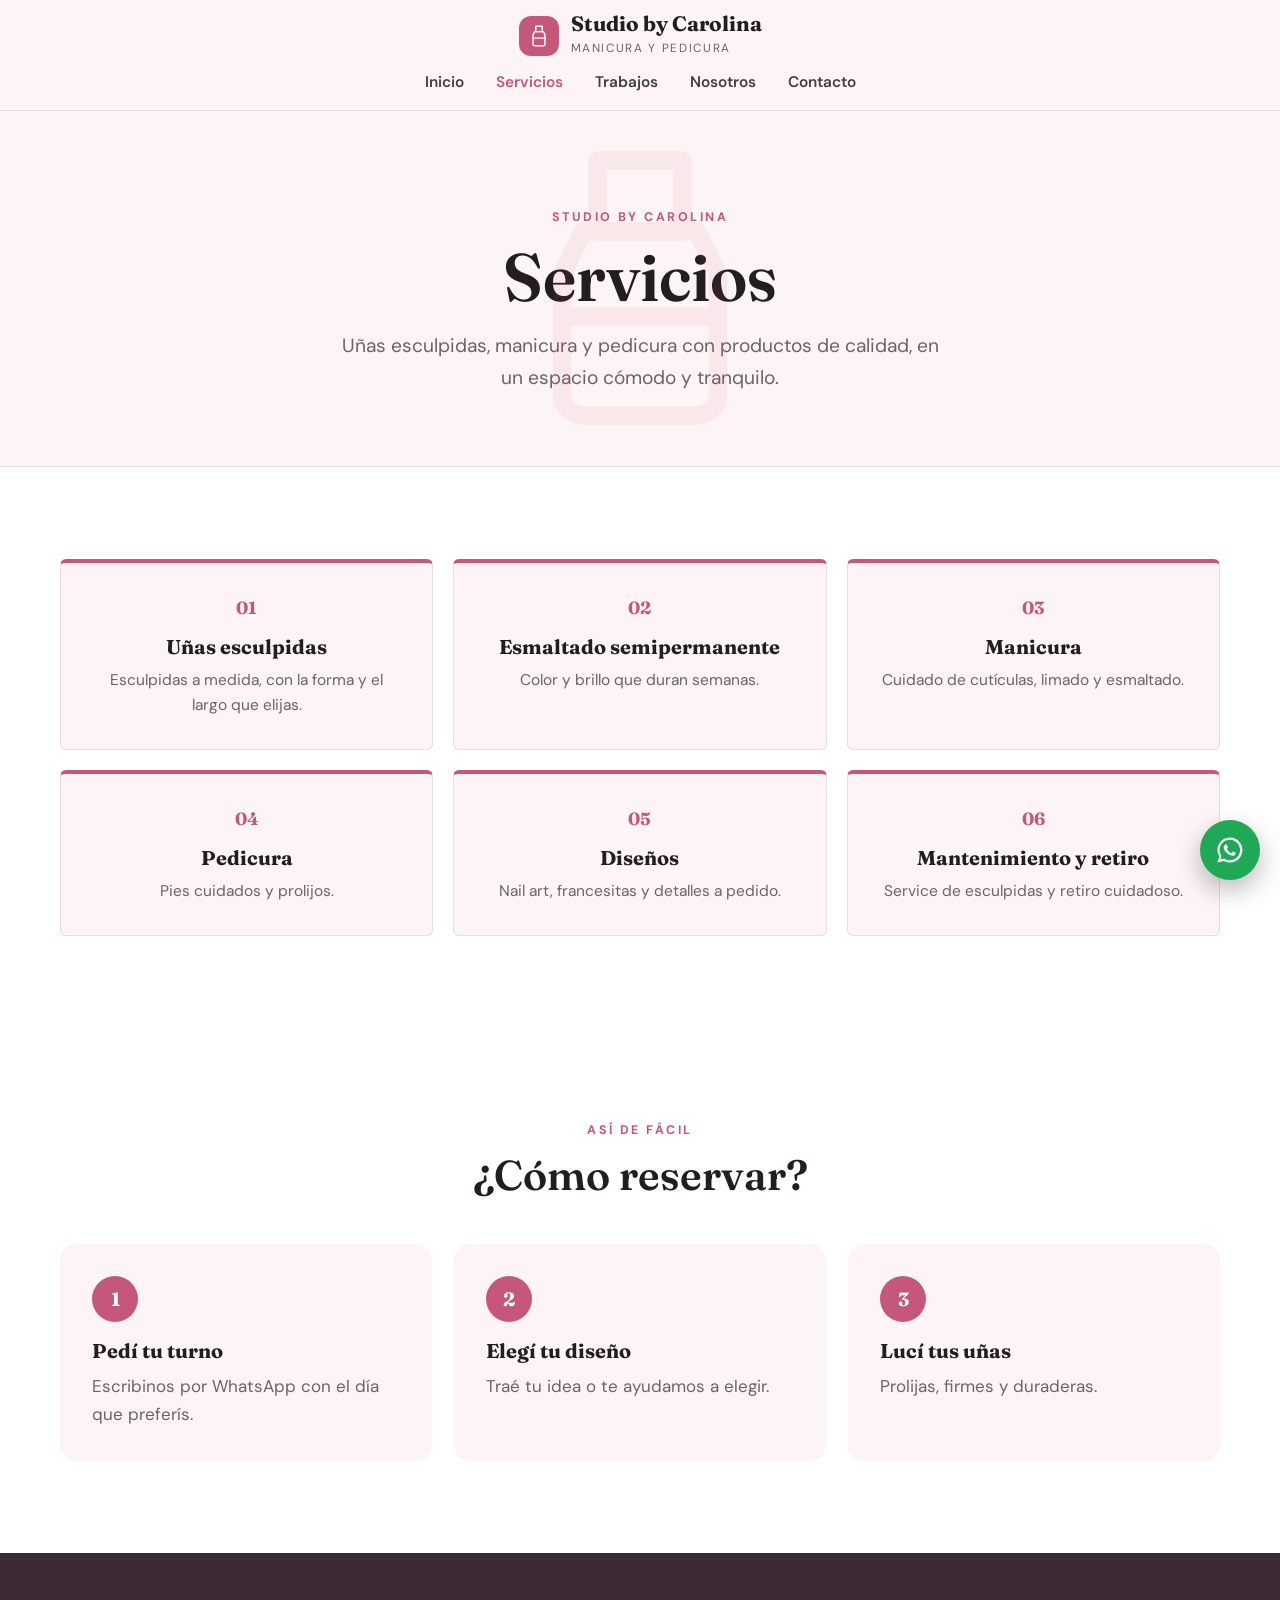
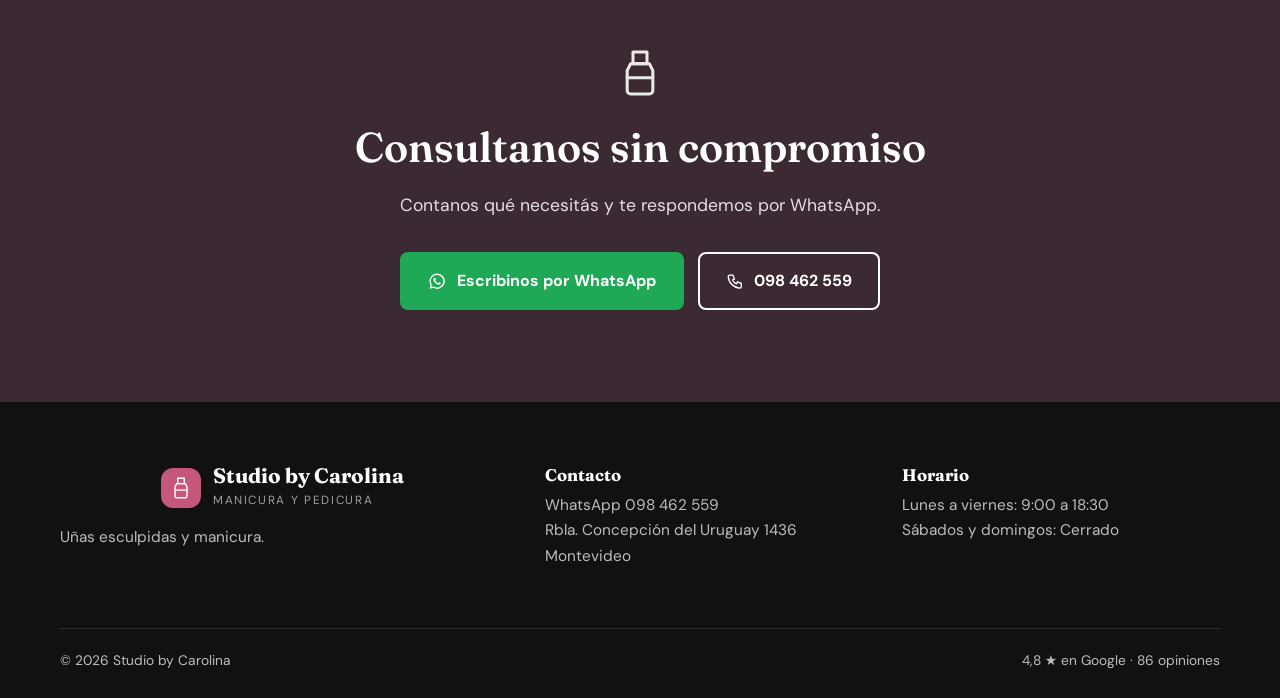
<file: servicios.html>
<!doctype html>
<html lang="es">
<head>
<meta charset="utf-8">
<meta name="viewport" content="width=device-width, initial-scale=1">
<title>Servicios · Studio by Carolina · Manicura y pedicura en Montevideo</title>
<meta name="description" content="Studio by Carolina: manicura y pedicura en Rbla. Concepción del Uruguay 1436, Montevideo. 4,8 estrellas en Google con 86 opiniones. WhatsApp 098 462 559.">
<meta property="og:title" content="Studio by Carolina">
<meta property="og:description" content="Uñas esculpidas, manicura y pedicura con productos de calidad, en un espacio cómodo y tranquilo.">
<meta property="og:image" content="https://mbwebstudio.github.io/STUDIO-BY-CAROLINA/fotos/m08.jpg">
<meta name="theme-color" content="#3b2a33">
<link rel="preconnect" href="https://fonts.googleapis.com">
<link rel="preconnect" href="https://fonts.gstatic.com" crossorigin>
<link href="https://fonts.googleapis.com/css2?family=Fraunces:opsz,wght@9..144,500;9..144,600;9..144,700&family=DM+Sans:wght@400;500;600;700&display=swap" rel="stylesheet">
<link rel="stylesheet" href="css/styles.css?v=mvsrnqc3">
<style>:root{--acento:#c4577a;--acento-2:#3b2a33;--fondo:#fdf5f5}</style>
</head>
<body class="tema-claro layout-editorial">
<header class="top">
  <div class="wrap nav">
    <a class="logo" href="index.html"><svg class="logo-mark" viewBox="0 0 24 24" fill="none" stroke="currentColor" stroke-width="1.3" stroke-linecap="round" stroke-linejoin="round" aria-hidden="true"><path d="M9 3h6v5H9z"/><path d="M8 8h8l1.5 3v8.5a1.5 1.5 0 0 1-1.5 1.5H8a1.5 1.5 0 0 1-1.5-1.5V11z"/><path d="M6.5 14h11"/></svg><span><b>Studio by Carolina</b><small>Manicura y pedicura</small></span></a>
    <input type="checkbox" id="menu-toggle" class="menu-toggle" aria-label="Abrir menú">
    <label for="menu-toggle" class="burger" aria-hidden="true"><span></span></label>
    <nav aria-label="Principal"><ul><li><a href="index.html">Inicio</a></li><li><a href="servicios.html" aria-current="page">Servicios</a></li><li><a href="trabajos.html">Trabajos</a></li><li><a href="nosotros.html">Nosotros</a></li><li><a href="contacto.html">Contacto</a></li></ul></nav>
    <a class="btn btn-wa btn-sm" href="https://wa.me/59898462559?text=Hola%20Carolina%2C%20quer%C3%ADa%20pedir%20un%20turno." target="_blank" rel="noopener"><svg class="i" viewBox="0 0 24 24" fill="currentColor" aria-hidden="true"><path d="M12 2a10 10 0 0 0-8.6 15.1L2 22l5-1.3A10 10 0 1 0 12 2zm0 18.2c-1.6 0-3.1-.4-4.4-1.2l-.3-.2-3 .8.8-2.9-.2-.3A8.2 8.2 0 1 1 12 20.2zm4.5-6.1c-.2-.1-1.5-.7-1.7-.8-.2-.1-.4-.1-.6.1l-.8 1c-.1.2-.3.2-.5.1a6.7 6.7 0 0 1-3.3-2.9c-.3-.4.2-.4.7-1.4.1-.2 0-.3 0-.4l-.8-1.8c-.2-.5-.4-.4-.6-.4h-.5c-.2 0-.4.1-.6.3-.2.2-.8.8-.8 2s.8 2.3.9 2.5c.1.2 1.6 2.5 4 3.5 1.5.6 2.1.7 2.8.6.5-.1 1.5-.6 1.7-1.2.2-.6.2-1.1.1-1.2l-.4-.3z"/></svg><span>WhatsApp</span></a>
  </div>
</header>
<main>
<section class="banner">
  <svg class="banner-arte" viewBox="0 0 24 24" fill="none" stroke="currentColor" stroke-width="1.3" stroke-linecap="round" stroke-linejoin="round" aria-hidden="true"><path d="M9 3h6v5H9z"/><path d="M8 8h8l1.5 3v8.5a1.5 1.5 0 0 1-1.5 1.5H8a1.5 1.5 0 0 1-1.5-1.5V11z"/><path d="M6.5 14h11"/></svg>
  <div class="wrap"><p class="eyebrow">Studio by Carolina</p><h1>Servicios</h1><p class="lead">Uñas esculpidas, manicura y pedicura con productos de calidad, en un espacio cómodo y tranquilo.</p></div>
</section>

<section class="seccion-servicios">
  <div class="wrap">
    <div class="servicios"><article class="servicio"><span class="num">01</span><h3>Uñas esculpidas</h3><p>Esculpidas a medida, con la forma y el largo que elijas.</p></article><article class="servicio"><span class="num">02</span><h3>Esmaltado semipermanente</h3><p>Color y brillo que duran semanas.</p></article><article class="servicio"><span class="num">03</span><h3>Manicura</h3><p>Cuidado de cutículas, limado y esmaltado.</p></article><article class="servicio"><span class="num">04</span><h3>Pedicura</h3><p>Pies cuidados y prolijos.</p></article><article class="servicio"><span class="num">05</span><h3>Diseños</h3><p>Nail art, francesitas y detalles a pedido.</p></article><article class="servicio"><span class="num">06</span><h3>Mantenimiento y retiro</h3><p>Service de esculpidas y retiro cuidadoso.</p></article></div>
  </div>
</section>

<section class="seccion-pasos">
  <div class="wrap">
    <div class="head"><p class="eyebrow">Así de fácil</p><h2>¿Cómo reservar?</h2></div>
    <ol class="pasos"><li><h3>Pedí tu turno</h3><p>Escribinos por WhatsApp con el día que preferís.</p></li><li><h3>Elegí tu diseño</h3><p>Traé tu idea o te ayudamos a elegir.</p></li><li><h3>Lucí tus uñas</h3><p>Prolijas, firmes y duraderas.</p></li></ol>
  </div>
</section>

<section class="cta">
  <div class="wrap">
    <svg class="cta-arte" viewBox="0 0 24 24" fill="none" stroke="currentColor" stroke-width="1.3" stroke-linecap="round" stroke-linejoin="round" aria-hidden="true"><path d="M9 3h6v5H9z"/><path d="M8 8h8l1.5 3v8.5a1.5 1.5 0 0 1-1.5 1.5H8a1.5 1.5 0 0 1-1.5-1.5V11z"/><path d="M6.5 14h11"/></svg>
    <h2>Consultanos sin compromiso</h2>
    <p>Contanos qué necesitás y te respondemos por WhatsApp.</p>
    <div class="cta-row center"><a class="btn btn-wa" href="https://wa.me/59898462559?text=Hola%20Carolina%2C%20quer%C3%ADa%20pedir%20un%20turno." target="_blank" rel="noopener"><svg class="i" viewBox="0 0 24 24" fill="currentColor" aria-hidden="true"><path d="M12 2a10 10 0 0 0-8.6 15.1L2 22l5-1.3A10 10 0 1 0 12 2zm0 18.2c-1.6 0-3.1-.4-4.4-1.2l-.3-.2-3 .8.8-2.9-.2-.3A8.2 8.2 0 1 1 12 20.2zm4.5-6.1c-.2-.1-1.5-.7-1.7-.8-.2-.1-.4-.1-.6.1l-.8 1c-.1.2-.3.2-.5.1a6.7 6.7 0 0 1-3.3-2.9c-.3-.4.2-.4.7-1.4.1-.2 0-.3 0-.4l-.8-1.8c-.2-.5-.4-.4-.6-.4h-.5c-.2 0-.4.1-.6.3-.2.2-.8.8-.8 2s.8 2.3.9 2.5c.1.2 1.6 2.5 4 3.5 1.5.6 2.1.7 2.8.6.5-.1 1.5-.6 1.7-1.2.2-.6.2-1.1.1-1.2l-.4-.3z"/></svg>Escribinos por WhatsApp</a><a class="btn btn-ghost" href="tel:+59898462559"><svg class="i" viewBox="0 0 24 24" fill="none" stroke="currentColor" stroke-width="1.8" aria-hidden="true"><path d="M5 4h4l2 5-2.5 1.5a11 11 0 0 0 5 5L15 13l5 2v4a2 2 0 0 1-2 2A16 16 0 0 1 3 6a2 2 0 0 1 2-2"/></svg>098 462 559</a></div>
  </div>
</section>
</main>
<footer>
  <div class="wrap foot">
    <div>
      <a class="logo" href="index.html"><svg class="logo-mark" viewBox="0 0 24 24" fill="none" stroke="currentColor" stroke-width="1.3" stroke-linecap="round" stroke-linejoin="round" aria-hidden="true"><path d="M9 3h6v5H9z"/><path d="M8 8h8l1.5 3v8.5a1.5 1.5 0 0 1-1.5 1.5H8a1.5 1.5 0 0 1-1.5-1.5V11z"/><path d="M6.5 14h11"/></svg><span><b>Studio by Carolina</b><small>Manicura y pedicura</small></span></a>
      <p>Uñas esculpidas y manicura.</p>
    </div>
    <div>
      <h3>Contacto</h3>
      <p><a href="https://wa.me/59898462559?text=Hola%20Carolina%2C%20quer%C3%ADa%20pedir%20un%20turno." target="_blank" rel="noopener">WhatsApp 098 462 559</a><br>Rbla. Concepción del Uruguay 1436<br>Montevideo</p>
      
    </div>
    <div>
      <h3>Horario</h3>
      <p>Lunes a viernes: 9:00 a 18:30<br>Sábados y domingos: Cerrado</p>
    </div>
  </div>
  <div class="wrap fine-foot"><span>© 2026 Studio by Carolina</span><span>4,8 ★ en Google · 86 opiniones</span></div>
</footer>
<a class="float" href="https://wa.me/59898462559?text=Hola%20Carolina%2C%20quer%C3%ADa%20pedir%20un%20turno." target="_blank" rel="noopener" aria-label="Escribir por WhatsApp"><svg class="i" viewBox="0 0 24 24" fill="currentColor" aria-hidden="true"><path d="M12 2a10 10 0 0 0-8.6 15.1L2 22l5-1.3A10 10 0 1 0 12 2zm0 18.2c-1.6 0-3.1-.4-4.4-1.2l-.3-.2-3 .8.8-2.9-.2-.3A8.2 8.2 0 1 1 12 20.2zm4.5-6.1c-.2-.1-1.5-.7-1.7-.8-.2-.1-.4-.1-.6.1l-.8 1c-.1.2-.3.2-.5.1a6.7 6.7 0 0 1-3.3-2.9c-.3-.4.2-.4.7-1.4.1-.2 0-.3 0-.4l-.8-1.8c-.2-.5-.4-.4-.6-.4h-.5c-.2 0-.4.1-.6.3-.2.2-.8.8-.8 2s.8 2.3.9 2.5c.1.2 1.6 2.5 4 3.5 1.5.6 2.1.7 2.8.6.5-.1 1.5-.6 1.7-1.2.2-.6.2-1.1.1-1.2l-.4-.3z"/></svg></a>
</body>
</html>
</file>
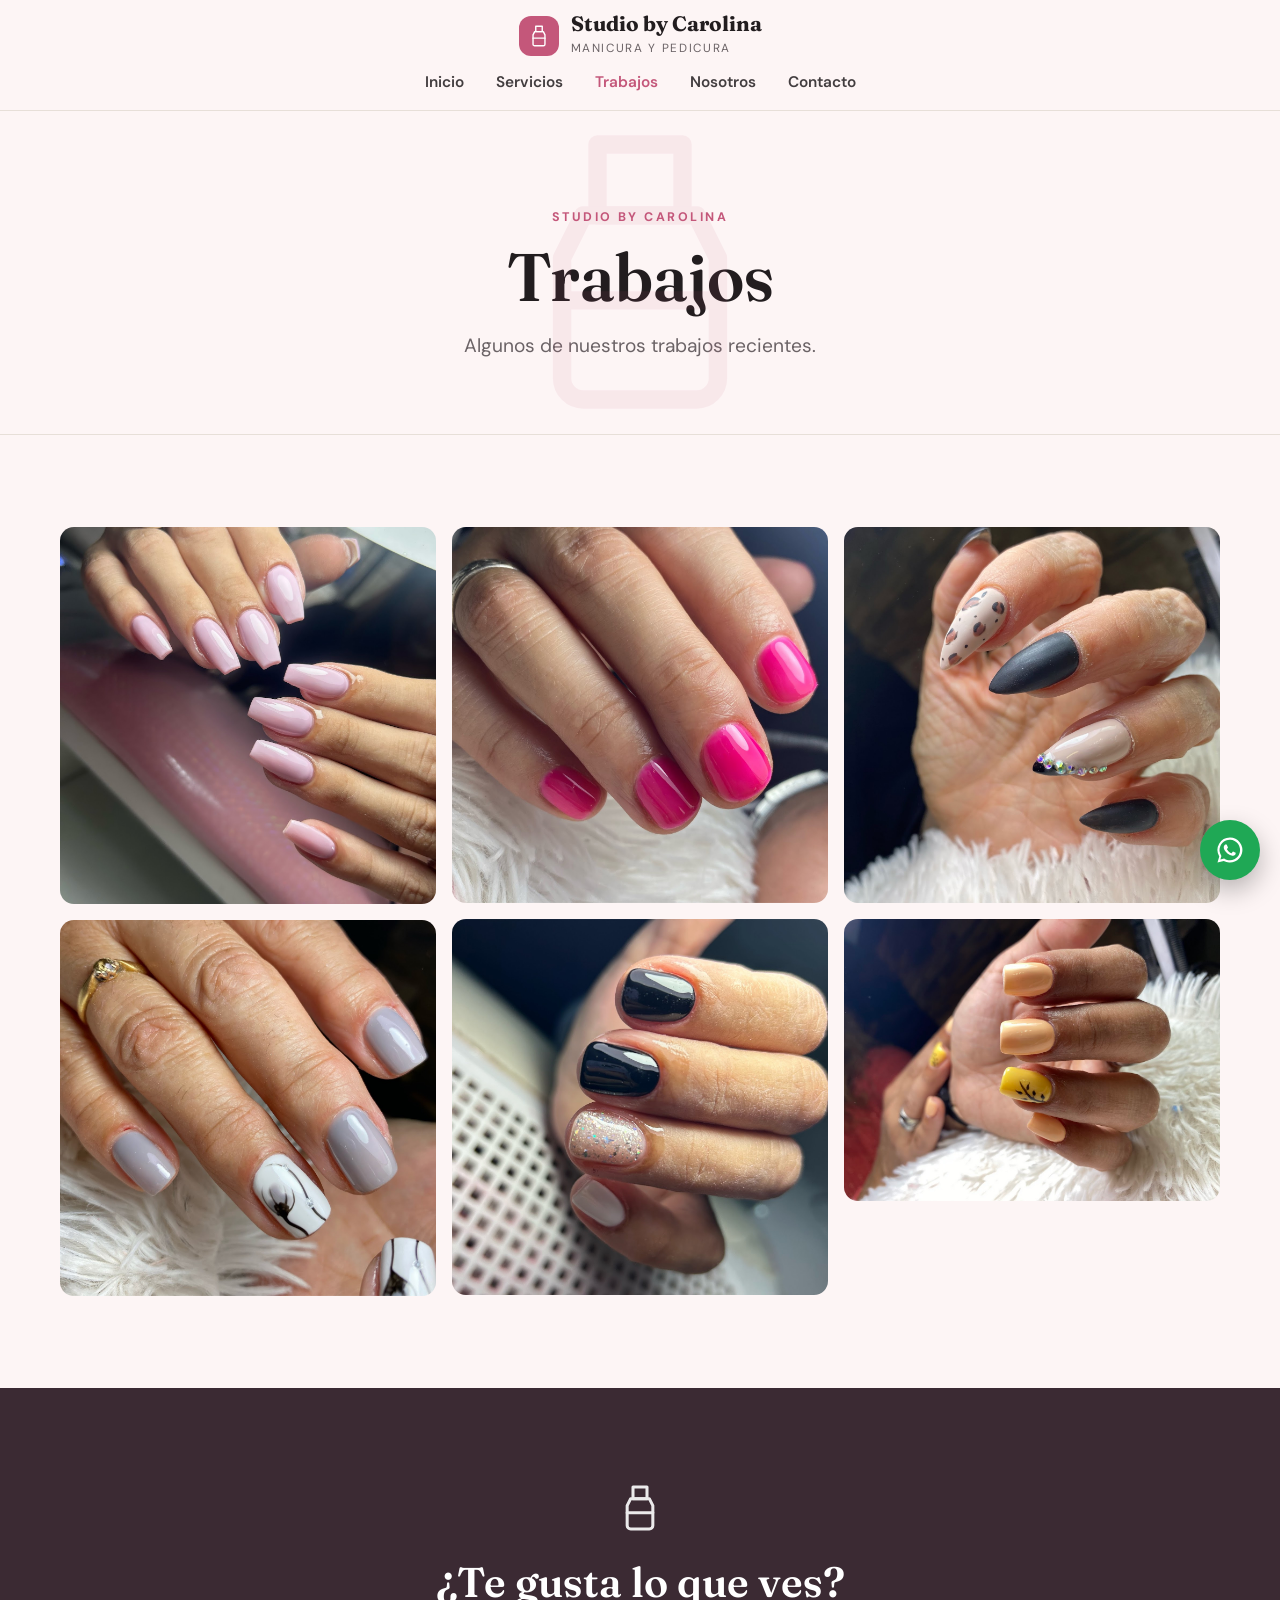
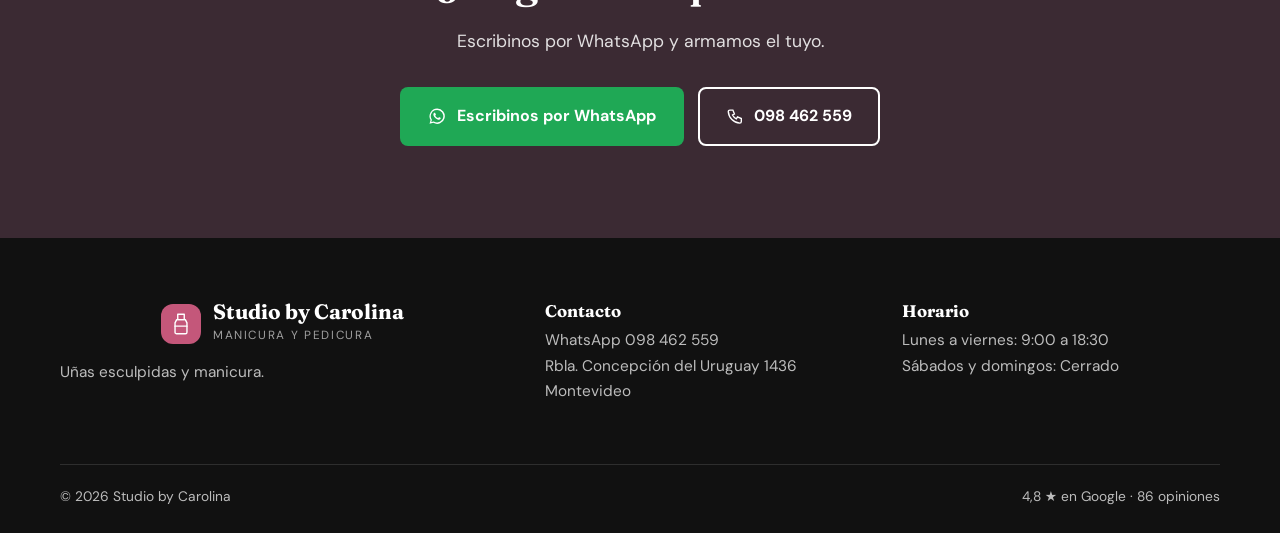
<file: trabajos.html>
<!doctype html>
<html lang="es">
<head>
<meta charset="utf-8">
<meta name="viewport" content="width=device-width, initial-scale=1">
<title>Trabajos · Studio by Carolina · Manicura y pedicura en Montevideo</title>
<meta name="description" content="Studio by Carolina: manicura y pedicura en Rbla. Concepción del Uruguay 1436, Montevideo. 4,8 estrellas en Google con 86 opiniones. WhatsApp 098 462 559.">
<meta property="og:title" content="Studio by Carolina">
<meta property="og:description" content="Uñas esculpidas, manicura y pedicura con productos de calidad, en un espacio cómodo y tranquilo.">
<meta property="og:image" content="https://mbwebstudio.github.io/STUDIO-BY-CAROLINA/fotos/m08.jpg">
<meta name="theme-color" content="#3b2a33">
<link rel="preconnect" href="https://fonts.googleapis.com">
<link rel="preconnect" href="https://fonts.gstatic.com" crossorigin>
<link href="https://fonts.googleapis.com/css2?family=Fraunces:opsz,wght@9..144,500;9..144,600;9..144,700&family=DM+Sans:wght@400;500;600;700&display=swap" rel="stylesheet">
<link rel="stylesheet" href="css/styles.css?v=mvsrnqc3">
<style>:root{--acento:#c4577a;--acento-2:#3b2a33;--fondo:#fdf5f5}</style>
</head>
<body class="tema-claro layout-editorial">
<header class="top">
  <div class="wrap nav">
    <a class="logo" href="index.html"><svg class="logo-mark" viewBox="0 0 24 24" fill="none" stroke="currentColor" stroke-width="1.3" stroke-linecap="round" stroke-linejoin="round" aria-hidden="true"><path d="M9 3h6v5H9z"/><path d="M8 8h8l1.5 3v8.5a1.5 1.5 0 0 1-1.5 1.5H8a1.5 1.5 0 0 1-1.5-1.5V11z"/><path d="M6.5 14h11"/></svg><span><b>Studio by Carolina</b><small>Manicura y pedicura</small></span></a>
    <input type="checkbox" id="menu-toggle" class="menu-toggle" aria-label="Abrir menú">
    <label for="menu-toggle" class="burger" aria-hidden="true"><span></span></label>
    <nav aria-label="Principal"><ul><li><a href="index.html">Inicio</a></li><li><a href="servicios.html">Servicios</a></li><li><a href="trabajos.html" aria-current="page">Trabajos</a></li><li><a href="nosotros.html">Nosotros</a></li><li><a href="contacto.html">Contacto</a></li></ul></nav>
    <a class="btn btn-wa btn-sm" href="https://wa.me/59898462559?text=Hola%20Carolina%2C%20quer%C3%ADa%20pedir%20un%20turno." target="_blank" rel="noopener"><svg class="i" viewBox="0 0 24 24" fill="currentColor" aria-hidden="true"><path d="M12 2a10 10 0 0 0-8.6 15.1L2 22l5-1.3A10 10 0 1 0 12 2zm0 18.2c-1.6 0-3.1-.4-4.4-1.2l-.3-.2-3 .8.8-2.9-.2-.3A8.2 8.2 0 1 1 12 20.2zm4.5-6.1c-.2-.1-1.5-.7-1.7-.8-.2-.1-.4-.1-.6.1l-.8 1c-.1.2-.3.2-.5.1a6.7 6.7 0 0 1-3.3-2.9c-.3-.4.2-.4.7-1.4.1-.2 0-.3 0-.4l-.8-1.8c-.2-.5-.4-.4-.6-.4h-.5c-.2 0-.4.1-.6.3-.2.2-.8.8-.8 2s.8 2.3.9 2.5c.1.2 1.6 2.5 4 3.5 1.5.6 2.1.7 2.8.6.5-.1 1.5-.6 1.7-1.2.2-.6.2-1.1.1-1.2l-.4-.3z"/></svg><span>WhatsApp</span></a>
  </div>
</header>
<main>
<section class="banner">
  <svg class="banner-arte" viewBox="0 0 24 24" fill="none" stroke="currentColor" stroke-width="1.3" stroke-linecap="round" stroke-linejoin="round" aria-hidden="true"><path d="M9 3h6v5H9z"/><path d="M8 8h8l1.5 3v8.5a1.5 1.5 0 0 1-1.5 1.5H8a1.5 1.5 0 0 1-1.5-1.5V11z"/><path d="M6.5 14h11"/></svg>
  <div class="wrap"><p class="eyebrow">Studio by Carolina</p><h1>Trabajos</h1><p class="lead">Algunos de nuestros trabajos recientes.</p></div>
</section>

<section class="galeria-sec">
  <div class="wrap">
    <div class="galeria"><img src="fotos/m01.jpg" alt="Uñas esculpidas color rosa pastel" loading="lazy"><img src="fotos/m03.jpg" alt="Uñas grises con un diseño en blanco y negro" loading="lazy"><img src="fotos/m04.jpg" alt="Uñas fucsia" loading="lazy"><img src="fotos/m05.jpg" alt="Uñas negras con una uña de glitter" loading="lazy"><img src="fotos/m06.jpg" alt="Uñas almendradas grises y nude con detalles" loading="lazy"><img src="fotos/m07.jpg" alt="Uñas color durazno con un diseño amarillo" loading="lazy"></div>
    
  </div>
</section>

<section class="cta">
  <div class="wrap">
    <svg class="cta-arte" viewBox="0 0 24 24" fill="none" stroke="currentColor" stroke-width="1.3" stroke-linecap="round" stroke-linejoin="round" aria-hidden="true"><path d="M9 3h6v5H9z"/><path d="M8 8h8l1.5 3v8.5a1.5 1.5 0 0 1-1.5 1.5H8a1.5 1.5 0 0 1-1.5-1.5V11z"/><path d="M6.5 14h11"/></svg>
    <h2>¿Te gusta lo que ves?</h2>
    <p>Escribinos por WhatsApp y armamos el tuyo.</p>
    <div class="cta-row center"><a class="btn btn-wa" href="https://wa.me/59898462559?text=Hola%20Carolina%2C%20quer%C3%ADa%20pedir%20un%20turno." target="_blank" rel="noopener"><svg class="i" viewBox="0 0 24 24" fill="currentColor" aria-hidden="true"><path d="M12 2a10 10 0 0 0-8.6 15.1L2 22l5-1.3A10 10 0 1 0 12 2zm0 18.2c-1.6 0-3.1-.4-4.4-1.2l-.3-.2-3 .8.8-2.9-.2-.3A8.2 8.2 0 1 1 12 20.2zm4.5-6.1c-.2-.1-1.5-.7-1.7-.8-.2-.1-.4-.1-.6.1l-.8 1c-.1.2-.3.2-.5.1a6.7 6.7 0 0 1-3.3-2.9c-.3-.4.2-.4.7-1.4.1-.2 0-.3 0-.4l-.8-1.8c-.2-.5-.4-.4-.6-.4h-.5c-.2 0-.4.1-.6.3-.2.2-.8.8-.8 2s.8 2.3.9 2.5c.1.2 1.6 2.5 4 3.5 1.5.6 2.1.7 2.8.6.5-.1 1.5-.6 1.7-1.2.2-.6.2-1.1.1-1.2l-.4-.3z"/></svg>Escribinos por WhatsApp</a><a class="btn btn-ghost" href="tel:+59898462559"><svg class="i" viewBox="0 0 24 24" fill="none" stroke="currentColor" stroke-width="1.8" aria-hidden="true"><path d="M5 4h4l2 5-2.5 1.5a11 11 0 0 0 5 5L15 13l5 2v4a2 2 0 0 1-2 2A16 16 0 0 1 3 6a2 2 0 0 1 2-2"/></svg>098 462 559</a></div>
  </div>
</section>
</main>
<footer>
  <div class="wrap foot">
    <div>
      <a class="logo" href="index.html"><svg class="logo-mark" viewBox="0 0 24 24" fill="none" stroke="currentColor" stroke-width="1.3" stroke-linecap="round" stroke-linejoin="round" aria-hidden="true"><path d="M9 3h6v5H9z"/><path d="M8 8h8l1.5 3v8.5a1.5 1.5 0 0 1-1.5 1.5H8a1.5 1.5 0 0 1-1.5-1.5V11z"/><path d="M6.5 14h11"/></svg><span><b>Studio by Carolina</b><small>Manicura y pedicura</small></span></a>
      <p>Uñas esculpidas y manicura.</p>
    </div>
    <div>
      <h3>Contacto</h3>
      <p><a href="https://wa.me/59898462559?text=Hola%20Carolina%2C%20quer%C3%ADa%20pedir%20un%20turno." target="_blank" rel="noopener">WhatsApp 098 462 559</a><br>Rbla. Concepción del Uruguay 1436<br>Montevideo</p>
      
    </div>
    <div>
      <h3>Horario</h3>
      <p>Lunes a viernes: 9:00 a 18:30<br>Sábados y domingos: Cerrado</p>
    </div>
  </div>
  <div class="wrap fine-foot"><span>© 2026 Studio by Carolina</span><span>4,8 ★ en Google · 86 opiniones</span></div>
</footer>
<a class="float" href="https://wa.me/59898462559?text=Hola%20Carolina%2C%20quer%C3%ADa%20pedir%20un%20turno." target="_blank" rel="noopener" aria-label="Escribir por WhatsApp"><svg class="i" viewBox="0 0 24 24" fill="currentColor" aria-hidden="true"><path d="M12 2a10 10 0 0 0-8.6 15.1L2 22l5-1.3A10 10 0 1 0 12 2zm0 18.2c-1.6 0-3.1-.4-4.4-1.2l-.3-.2-3 .8.8-2.9-.2-.3A8.2 8.2 0 1 1 12 20.2zm4.5-6.1c-.2-.1-1.5-.7-1.7-.8-.2-.1-.4-.1-.6.1l-.8 1c-.1.2-.3.2-.5.1a6.7 6.7 0 0 1-3.3-2.9c-.3-.4.2-.4.7-1.4.1-.2 0-.3 0-.4l-.8-1.8c-.2-.5-.4-.4-.6-.4h-.5c-.2 0-.4.1-.6.3-.2.2-.8.8-.8 2s.8 2.3.9 2.5c.1.2 1.6 2.5 4 3.5 1.5.6 2.1.7 2.8.6.5-.1 1.5-.6 1.7-1.2.2-.6.2-1.1.1-1.2l-.4-.3z"/></svg></a>
</body>
</html>
</file>
<file: css/styles.css>
/* Shared styles for the WhatsApp batch. Three themes (body.tema-*): tinta (dark), claro (light, serif) and
   urgente (navy and yellow). Each page sets --acento and --acento-2 (and optionally --fondo) inline. */
:root {
  --acento: #c4475e;
  --acento-2: #2a1f24;
  --fondo: #faf7f3;
  --superficie: #ffffff;
  --texto: #221d1f;
  --suave: #6b6366;
  --linea: #e7dfd8;
  --wa: #1fa855;
  --r: 16px;
  --sombra: 0 16px 40px rgba(20, 14, 16, .1);
  --titulo: 'Fraunces', Georgia, serif;
  --cuerpo: 'DM Sans', system-ui, sans-serif;
  --mayus: none;
  --track: 0;
}
.tema-tinta {
  --fondo: #0f0f10;
  --superficie: #19191b;
  --texto: #f1ece3;
  --suave: #a9a39a;
  --linea: #2c2b2e;
  --sombra: 0 18px 50px rgba(0, 0, 0, .45);
  --titulo: 'Oswald', Impact, sans-serif;
  --cuerpo: 'Inter', system-ui, sans-serif;
  --mayus: uppercase;
  --track: .02em;
}
.tema-urgente {
  --texto: #14213d;
  --suave: #55607a;
  --linea: #dfe3ea;
  --titulo: 'Archivo', system-ui, sans-serif;
  --cuerpo: 'Inter', system-ui, sans-serif;
}

*, *::before, *::after { box-sizing: border-box; }
html { scroll-behavior: smooth; }
body { margin: 0; font-family: var(--cuerpo); font-size: 17px; line-height: 1.65; color: var(--texto); background: var(--fondo); -webkit-font-smoothing: antialiased; }
img { display: block; max-width: 100%; }
a { color: inherit; }
h1, h2, h3 { font-family: var(--titulo); font-weight: 700; line-height: 1.1; margin: 0 0 .5em; text-transform: var(--mayus); letter-spacing: var(--track); }
.tema-claro h1, .tema-claro h2 { font-weight: 600; }
.tema-urgente h1, .tema-urgente h2 { font-weight: 900; letter-spacing: -.02em; }
h1 { font-size: clamp(2.3rem, 5.4vw, 4.2rem); }
h2 { font-size: clamp(1.8rem, 3.4vw, 2.6rem); }
h3 { font-size: 1.25rem; }
p { margin: 0 0 1em; }
.wrap { width: min(1160px, 100% - 40px); margin-inline: auto; }
section { padding: 92px 0; }
.i { width: 1.15em; height: 1.15em; flex: none; }
.center { text-align: center; }
.eyebrow { font-family: var(--cuerpo); font-size: .78rem; font-weight: 700; letter-spacing: .2em; text-transform: uppercase; color: var(--acento); margin-bottom: 1em; }
.lead { font-size: 1.2rem; color: var(--suave); max-width: 46ch; }
.head { text-align: center; max-width: 700px; margin: 0 auto 46px; }
.fine { color: var(--suave); font-size: .92rem; }

/* Buttons */
.btn { display: inline-flex; align-items: center; justify-content: center; gap: 10px; padding: 14px 26px; border-radius: 999px; font-weight: 700; font-size: 1rem; text-decoration: none; border: 2px solid transparent; transition: transform .2s, background .2s, color .2s, border-color .2s; }
.btn:hover { transform: translateY(-2px); }
.btn-sm { padding: 10px 18px; font-size: .95rem; }
.btn-wa { background: var(--wa); color: #fff; }
.btn-wa:hover { background: #18914a; }
.btn-ghost { border-color: currentColor; color: var(--texto); }
.btn-outline { border-color: var(--acento); color: var(--acento); margin-top: 34px; }
.btn-outline:hover { background: var(--acento); color: #fff; }
.tema-tinta .btn-outline:hover { color: #111; }
.btn-block { width: 100%; }
.cta-row { display: flex; flex-wrap: wrap; gap: 14px; }
.cta-row.center { justify-content: center; }
.link { display: inline-flex; align-items: center; gap: 8px; color: var(--acento); font-weight: 700; text-decoration: none; }
.link:hover .i { transform: translateX(4px); }
.link .i { transition: transform .2s; }

/* Header */
.top { position: sticky; top: 0; z-index: 50; background: color-mix(in srgb, var(--fondo) 88%, transparent); backdrop-filter: blur(12px); border-bottom: 1px solid var(--linea); }
.tema-urgente .top { background: var(--acento-2); color: #fff; border-bottom: 0; }
.nav { display: flex; align-items: center; gap: 26px; min-height: 74px; }
.logo { display: flex; align-items: center; gap: 12px; text-decoration: none; }
.logo-mark { width: 40px; height: 40px; padding: 7px; border-radius: 12px; background: var(--acento); color: #fff; flex: none; }
.tema-tinta .logo-mark, .tema-urgente .logo-mark { color: #111; }
.logo b { display: block; font-family: var(--titulo); font-size: 1.3rem; line-height: 1; text-transform: var(--mayus); letter-spacing: var(--track); }
.logo small { display: block; font-size: .74rem; letter-spacing: .14em; text-transform: uppercase; color: var(--suave); margin-top: 4px; }
.tema-urgente .top .logo small { color: rgba(255, 255, 255, .7); }
.top nav { margin-left: auto; }
.top nav ul { display: flex; gap: 4px; list-style: none; margin: 0; padding: 0; }
.top nav a { display: block; padding: 8px 14px; border-radius: 999px; text-decoration: none; font-weight: 600; font-size: .96rem; opacity: .85; }
.top nav a:hover { opacity: 1; background: color-mix(in srgb, var(--acento) 12%, transparent); }
.top nav a[aria-current="page"] { opacity: 1; color: var(--acento); }
.menu-toggle, .burger { display: none; }

/* Hero */
.hero { padding: 72px 0 84px; position: relative; overflow: hidden; }
.hero::before { content: ''; position: absolute; width: 620px; height: 620px; right: -160px; top: -200px; border-radius: 50%; background: radial-gradient(circle, color-mix(in srgb, var(--acento) 22%, transparent), transparent 70%); pointer-events: none; }
.tema-urgente .hero { background: var(--acento-2); color: #fff; }
.tema-urgente .hero .lead { color: rgba(255, 255, 255, .8); }
.tema-urgente .hero .btn-ghost { color: #fff; }
.hero-grid { position: relative; display: grid; grid-template-columns: 1.1fr .9fr; gap: 56px; align-items: center; }
.hero h1 { max-width: 15ch; }
.hero .lead { margin-bottom: 1.8em; }
.rating { display: inline-flex; align-items: center; gap: 8px; margin-top: 26px; text-decoration: none; color: var(--suave); font-size: .95rem; }
.tema-urgente .hero .rating { color: rgba(255, 255, 255, .8); }
.rating b { color: var(--texto); font-size: 1.05rem; }
.tema-urgente .hero .rating b { color: #fff; }
.stars { color: #f2b705; letter-spacing: .08em; }
.hero-visual img { width: 100%; aspect-ratio: 4 / 5; object-fit: cover; border-radius: 26px; box-shadow: var(--sombra); }
.hero-medalla { aspect-ratio: 1; max-width: 420px; margin-left: auto; border-radius: 50%; display: grid; place-content: center; justify-items: center; text-align: center; background: var(--acento); color: #fff; box-shadow: var(--sombra); position: relative; }
.tema-tinta .hero-medalla, .tema-urgente .hero-medalla { color: #111; }
.hero-medalla::after { content: ''; position: absolute; inset: 16px; border: 2px dashed currentColor; border-radius: 50%; opacity: .35; }
.hero-medalla .arte { width: 120px; height: 120px; margin-bottom: 10px; }
.hero-medalla span { font-family: var(--titulo); font-size: 3.2rem; font-weight: 700; line-height: 1; }
.hero-medalla small { font-size: .95rem; opacity: .85; margin-top: 6px; }

/* Facts strip */
.datos { padding: 0; }
.datos-grid { display: grid; grid-template-columns: repeat(4, 1fr); gap: 0; background: var(--superficie); border: 1px solid var(--linea); border-radius: var(--r); box-shadow: var(--sombra); transform: translateY(-50%); }
.tema-urgente .datos-grid { transform: translateY(-40%); }
.datos-grid > * { display: flex; gap: 14px; align-items: center; padding: 22px 24px; text-decoration: none; border-right: 1px solid var(--linea); }
.datos-grid > :last-child { border-right: 0; }
.datos-grid .i { width: 28px; height: 28px; color: var(--acento); }
.datos-grid a .i { color: var(--wa); }
.datos-grid span { font-size: .9rem; color: var(--suave); line-height: 1.35; }
.datos-grid b { display: block; color: var(--texto); font-size: 1rem; }

/* Split blocks */
.intro { padding-top: 40px; }
.split { display: grid; grid-template-columns: 1.05fr .95fr; gap: 64px; align-items: center; }
.marco { margin: 0; position: relative; }
.marco img { width: 100%; aspect-ratio: 4 / 4.4; object-fit: cover; border-radius: var(--r); box-shadow: var(--sombra); }
.marco::after { content: ''; position: absolute; inset: 18px -18px -18px 18px; border: 2px solid var(--acento); border-radius: var(--r); z-index: -1; }
.arte-card { border-radius: 28px; padding: 56px 40px; text-align: center; background: var(--acento-2); color: #fff; box-shadow: var(--sombra); }
.tema-tinta .arte-card { background: var(--superficie); border: 1px solid var(--linea); color: var(--texto); }
.arte-card .arte { width: 140px; height: 140px; color: var(--acento); margin: 0 auto 18px; }
.arte-card p { font-family: var(--titulo); font-size: 1.6rem; line-height: 1.2; margin: 0; text-transform: var(--mayus); }
.par-fotos { display: grid; grid-template-columns: 1fr 1fr; gap: 14px; }
.par-fotos img { width: 100%; aspect-ratio: 3 / 4; object-fit: cover; border-radius: var(--r); }
.par-fotos img:last-child { margin-top: 44px; }
.checks { list-style: none; padding: 0; margin: 26px 0 0; display: grid; gap: 10px; }
.checks li { display: flex; gap: 10px; align-items: center; font-weight: 600; }
.checks .i { color: var(--acento); }

/* Services */
.seccion-servicios { background: var(--superficie); }
.tema-tinta .seccion-servicios { background: #141415; }
.servicios { display: grid; grid-template-columns: repeat(3, 1fr); gap: 20px; }
.servicio { padding: 30px; border-radius: var(--r); border: 1px solid var(--linea); background: var(--fondo); transition: transform .25s, border-color .25s; }
.servicio:hover { transform: translateY(-4px); border-color: var(--acento); }
.servicio .num { display: block; font-family: var(--titulo); font-size: 1.1rem; font-weight: 700; color: var(--acento); margin-bottom: 14px; }
.servicio p { color: var(--suave); margin: 0; font-size: .97rem; }

/* Price list */
.carta { background: var(--fondo); }
.carta-grid { display: grid; grid-template-columns: 1fr 1fr; gap: 26px; }
.carta-bloque { background: var(--superficie); border-radius: var(--r); padding: 30px; border: 1px solid var(--linea); }
.carta-bloque h3 { color: var(--acento); border-bottom: 2px solid var(--acento-2); padding-bottom: 10px; }
.carta-bloque .nota { color: var(--suave); font-size: .92rem; font-style: italic; }
.carta-bloque ul { list-style: none; margin: 0; padding: 0; }
.carta-bloque li { display: flex; align-items: baseline; gap: 10px; padding: 10px 0; border-bottom: 1px dashed var(--linea); }
.carta-bloque li i { flex: 1; border-bottom: 1px dotted var(--suave); opacity: .5; transform: translateY(-4px); }
.carta-bloque li b { white-space: nowrap; color: var(--acento); }

/* Reviews */
.seccion-opiniones { background: var(--fondo); }
.opiniones { display: grid; grid-template-columns: repeat(3, 1fr); gap: 22px; }
.opinion { margin: 0; padding: 30px; border-radius: var(--r); background: var(--superficie); border-top: 4px solid var(--acento); box-shadow: 0 2px 0 var(--linea); }
.opinion blockquote { margin: 12px 0 16px; font-size: 1.02rem; line-height: 1.6; }
.tema-claro .opinion blockquote { font-family: var(--titulo); font-size: 1.08rem; }
.opinion figcaption { font-weight: 700; color: var(--suave); font-size: .9rem; }

/* Steps */
.seccion-pasos { background: var(--superficie); }
.tema-tinta .seccion-pasos { background: #141415; }
.pasos { list-style: none; counter-reset: paso; padding: 0; margin: 0; display: grid; grid-template-columns: repeat(3, 1fr); gap: 22px; }
.pasos li { counter-increment: paso; padding: 32px; border-radius: var(--r); background: var(--fondo); position: relative; }
.pasos li::before { content: counter(paso); display: grid; place-items: center; width: 46px; height: 46px; border-radius: 50%; background: var(--acento); color: #fff; font-family: var(--titulo); font-weight: 700; font-size: 1.2rem; margin-bottom: 18px; }
.tema-tinta .pasos li::before, .tema-urgente .pasos li::before { color: #111; }
.pasos p { color: var(--suave); margin: 0; }

/* CTA band */
.cta { background: var(--acento-2); color: #fff; text-align: center; position: relative; overflow: hidden; }
.tema-tinta .cta { background: var(--acento); color: #111; }
.cta h2 { color: inherit; }
.cta p { opacity: .85; font-size: 1.1rem; margin-bottom: 1.8em; }
.cta .btn-ghost { color: inherit; }
.cta-arte { width: 56px; height: 56px; margin: 0 auto 16px; opacity: .9; }

/* Inner banner */
.banner { padding: 96px 0 72px; background: var(--acento-2); color: #fff; position: relative; overflow: hidden; }
.tema-tinta .banner { background: #141415; border-bottom: 1px solid var(--linea); }
.banner h1 { color: #fff; margin-bottom: .25em; }
.tema-tinta .banner h1 { color: var(--texto); }
.banner .lead { color: rgba(255, 255, 255, .78); margin: 0; }
.tema-tinta .banner .lead { color: var(--suave); }
.banner-arte { position: absolute; right: 6%; top: 50%; width: 260px; height: 260px; transform: translateY(-50%) rotate(-12deg); color: var(--acento); opacity: .35; }

/* Gallery */
.galeria-sec { background: var(--fondo); }
.galeria { columns: 3; column-gap: 16px; }
.galeria img { width: 100%; margin-bottom: 16px; border-radius: 14px; break-inside: avoid; }

/* Contact */
.contacto { background: var(--fondo); }
.contacto-grid { display: grid; grid-template-columns: .9fr 1.1fr; gap: 28px; align-items: stretch; }
.contacto-card { background: var(--superficie); border-radius: var(--r); padding: 36px; box-shadow: var(--sombra); }
.contacto-card .btn-wa { margin-bottom: 24px; }
.row { display: flex; gap: 12px; margin-bottom: 14px; }
.row .i { color: var(--acento); margin-top: 4px; }
.row a { font-weight: 600; }
.contacto-card h3 { margin-top: 26px; }
.horario { width: 100%; border-collapse: collapse; }
.horario th { text-align: left; font-weight: 600; padding: 9px 12px 9px 0; border-top: 1px solid var(--linea); }
.horario td { text-align: right; padding: 9px 0; border-top: 1px solid var(--linea); color: var(--suave); }
.mapa { border-radius: var(--r); overflow: hidden; min-height: 420px; box-shadow: var(--sombra); background: var(--superficie); }
.mapa iframe { width: 100%; height: 100%; min-height: 420px; border: 0; display: block; }

/* Footer */
footer { background: #111; color: rgba(255, 255, 255, .72); padding: 64px 0 0; font-size: .96rem; }
.tema-tinta footer { background: #080809; border-top: 1px solid var(--linea); }
.foot { display: grid; grid-template-columns: 1.4fr 1fr 1fr; gap: 40px; }
footer .logo { color: #fff; margin-bottom: 14px; }
footer .logo small { color: rgba(255, 255, 255, .6); }
footer h3 { color: #fff; font-size: 1.05rem; }
footer a { text-decoration: none; }
footer a:hover { color: #fff; }
.fine-foot { display: flex; justify-content: space-between; flex-wrap: wrap; gap: 10px; border-top: 1px solid rgba(255, 255, 255, .12); margin-top: 44px; padding: 20px 0 26px; font-size: .86rem; }
.float { position: fixed; right: 20px; bottom: 20px; width: 60px; height: 60px; border-radius: 50%; background: var(--wa); color: #fff; display: flex; align-items: center; justify-content: center; box-shadow: 0 10px 26px rgba(0, 0, 0, .28); z-index: 60; transition: transform .2s; }
.float:hover { transform: scale(1.06); }
.float .i { width: 30px; height: 30px; }

/* Responsive */
@media (max-width: 960px) {
  section { padding: 72px 0; }
  .nav { gap: 12px; min-height: 66px; }
  .burger { display: flex; width: 44px; height: 44px; align-items: center; justify-content: center; cursor: pointer; order: 3; }
  .burger span, .burger span::before, .burger span::after { display: block; width: 22px; height: 2px; background: currentColor; position: relative; transition: transform .2s; }
  .burger span::before, .burger span::after { content: ''; position: absolute; left: 0; }
  .burger span::before { top: -7px; }
  .burger span::after { top: 7px; }
  .top nav { position: absolute; top: 100%; left: 0; right: 0; margin: 0; display: none; background: var(--fondo); border-bottom: 1px solid var(--linea); }
  .tema-urgente .top nav { background: var(--acento-2); }
  .top nav ul { flex-direction: column; padding: 8px 20px 18px; gap: 0; }
  .top nav a { padding: 14px 4px; border-radius: 0; border-bottom: 1px solid var(--linea); font-size: 1.05rem; }
  .menu-toggle:checked ~ nav { display: block; }
  .menu-toggle:checked + .burger span { background: transparent; }
  .menu-toggle:checked + .burger span::before { transform: translateY(7px) rotate(45deg); }
  .menu-toggle:checked + .burger span::after { transform: translateY(-7px) rotate(-45deg); }
  .nav .btn-sm { margin-left: auto; order: 2; }
  .hero-grid, .split, .contacto-grid { grid-template-columns: 1fr; gap: 40px; }
  .hero-visual img { aspect-ratio: 4 / 3.4; }
  .hero-medalla { max-width: 300px; margin: 0 auto; }
  .datos-grid { grid-template-columns: 1fr 1fr; transform: none; margin-top: -30px; }
  .datos-grid > :nth-child(2) { border-right: 0; }
  .datos-grid > :nth-child(-n+2) { border-bottom: 1px solid var(--linea); }
  .servicios, .opiniones, .pasos { grid-template-columns: 1fr 1fr; }
  .carta-grid { grid-template-columns: 1fr; }
  .galeria { columns: 2; }
  .foot { grid-template-columns: 1fr 1fr; }
  .banner-arte { width: 180px; height: 180px; right: -20px; }
}
@media (max-width: 620px) {
  body { font-size: 16px; }
  .wrap { width: calc(100% - 32px); }
  .logo small { display: none; }
  .logo b { font-size: 1.15rem; }
  .logo-mark { width: 36px; height: 36px; }
  .nav .btn-sm span { display: none; }
  .nav .btn-sm { padding: 10px; }
  .hero { padding: 44px 0 70px; }
  .lead { font-size: 1.08rem; }
  .datos-grid { grid-template-columns: 1fr; }
  .datos-grid > * { border-right: 0; border-bottom: 1px solid var(--linea); }
  .datos-grid > :last-child { border-bottom: 0; }
  .servicios, .opiniones, .pasos { grid-template-columns: 1fr; }
  .marco::after { inset: 12px -10px -12px 10px; }
  .par-fotos img:last-child { margin-top: 28px; }
  .galeria { columns: 1; }
  .foot { grid-template-columns: 1fr; gap: 26px; }
  .banner { padding: 64px 0 52px; }
  .contacto-card { padding: 26px 22px; }
  .mapa, .mapa iframe { min-height: 300px; }
}

/* Urgente: the yellow accent is too light for text on light backgrounds */
.tema-urgente .eyebrow, .tema-urgente .servicio .num, .tema-urgente .link, .tema-urgente .checks .i, .tema-urgente .row .i, .tema-urgente .carta-bloque h3 { color: #9a7000; }
.tema-urgente .hero .eyebrow { color: var(--acento); }
.tema-urgente .btn-outline { border-color: var(--acento-2); color: var(--acento-2); }
.tema-urgente .btn-outline:hover { background: var(--acento-2); color: #fff; }
.opiniones:has(> :nth-child(2):last-child) { grid-template-columns: repeat(2, 1fr); max-width: 820px; margin-inline: auto; }
@media (max-width: 620px) { .opiniones:has(> :nth-child(2):last-child) { grid-template-columns: 1fr; } }

/* ───────────── Layouts (body.layout-*) ───────────── */

/* COVER: full-bleed photo hero, dark translucent header, services as a list */
.layout-cover .top { background: rgba(12, 12, 14, .72); color: #fff; border-bottom: 0; }
.layout-cover .top .logo small { color: rgba(255, 255, 255, .7); }
.layout-cover .top nav a[aria-current="page"] { color: var(--acento); }
.hero-cover { min-height: min(86vh, 760px); display: flex; align-items: flex-end; padding: 0 0 80px; color: #fff; background: #111 var(--img) center / cover no-repeat; }
.hero-cover::before { width: auto; height: auto; inset: 0; border-radius: 0; right: 0; top: 0; background: linear-gradient(180deg, rgba(0, 0, 0, .15) 0%, rgba(0, 0, 0, .55) 45%, rgba(0, 0, 0, .88) 100%); }
.hero-cover-copy { position: relative; max-width: 760px; margin-left: max(20px, calc((100% - 1160px) / 2)); }
.hero-cover h1 { color: #fff; max-width: 16ch; font-size: clamp(2.6rem, 6vw, 4.8rem); }
.hero-cover .lead, .hero-cover .rating { color: rgba(255, 255, 255, .85); }
.hero-cover .rating b { color: #fff; }
.hero-cover .btn-ghost { color: #fff; }
.layout-cover .datos-grid { transform: none; margin-top: -40px; position: relative; }
.layout-cover .seccion-servicios .servicios { grid-template-columns: 1fr 1fr; gap: 0 48px; }
.layout-cover .servicio { display: grid; grid-template-columns: 56px 1fr; column-gap: 18px; background: none; border: 0; border-bottom: 1px solid var(--linea); border-radius: 0; padding: 26px 0; }
.layout-cover .servicio:hover { transform: none; }
.layout-cover .servicio .num { grid-row: span 2; font-size: 2rem; margin: 0; line-height: 1; }
.layout-cover .banner { padding: 120px 0 64px; background: #0f0f10; }
.layout-cover .banner h1 { font-size: clamp(2.6rem, 6vw, 4.6rem); }
.layout-cover .banner-arte { opacity: .18; }

/* EDITORIAL: centered header and title over a wide photo, featured review, squarer buttons */
.layout-editorial .nav { flex-wrap: wrap; justify-content: center; gap: 4px 26px; padding: 14px 0 6px; }
.layout-editorial .logo { width: 100%; justify-content: center; }
.layout-editorial .top nav { margin: 0; }
.layout-editorial .nav .btn-sm { display: none; }
.layout-editorial .btn { border-radius: 8px; }
.hero-editorial { padding-top: 64px; text-align: center; }
.hero-editorial::before { display: none; }
.hero-ed-copy { max-width: 820px; margin: 0 auto 48px; }
.hero-editorial h1 { max-width: none; font-size: clamp(2.6rem, 6vw, 5rem); }
.hero-editorial .lead { margin-inline: auto; }
.hero-editorial .cta-row { justify-content: center; }
.hero-ancha { margin: 0 auto; position: relative; max-width: 960px; }
.hero-ancha img { width: 100%; aspect-ratio: 3 / 2; object-fit: cover; border-radius: 6px; box-shadow: var(--sombra); }
.hero-ancha figcaption { position: absolute; left: 24px; bottom: 24px; background: var(--superficie); padding: 10px 18px; border-radius: 6px; box-shadow: var(--sombra); }
.hero-ancha .rating { margin: 0; }
.hero-ed-medalla .hero-medalla { margin: 0 auto; max-width: 320px; }
.layout-editorial .intro { padding-top: 92px; }
.layout-editorial .intro .split { grid-template-columns: .95fr 1.05fr; }
.layout-editorial .intro .split > :first-child { order: 2; }
.layout-editorial .marco::after { inset: -18px 18px 18px -18px; }
.layout-editorial .servicio { text-align: center; border-top: 4px solid var(--acento); border-radius: 6px; }
.layout-editorial .opiniones { grid-template-columns: 1fr 1fr; }
.layout-editorial .opinion:first-child { grid-column: 1 / -1; text-align: center; padding: 44px 10%; border-top: 0; background: transparent; box-shadow: none; }
.layout-editorial .opinion:first-child blockquote { font-size: clamp(1.25rem, 2.2vw, 1.7rem); line-height: 1.45; }
.layout-editorial .banner { background: var(--fondo); color: var(--texto); text-align: center; border-bottom: 1px solid var(--linea); }
.tema-tinta.layout-editorial .banner { background: #141415; }
.layout-editorial .banner h1 { color: var(--texto); }
.layout-editorial .banner .lead { color: var(--suave); margin-inline: auto; }
.layout-editorial .banner-arte { left: 50%; right: auto; transform: translate(-50%, -50%); opacity: .08; width: 340px; height: 340px; }

/* POSTER: accent block hero with a tilted photo card, bold numbered services, dark reviews band */
.layout-poster .top { border-bottom: 4px solid var(--acento); }
.layout-poster .btn { border-radius: 4px; box-shadow: 4px 4px 0 rgba(0, 0, 0, .85); }
.layout-poster .btn:hover { transform: translate(-2px, -2px); box-shadow: 6px 6px 0 rgba(0, 0, 0, .85); }
.layout-poster .hero.hero-poster { background: var(--acento); color: #111; padding: 76px 0 96px; }
.hero-poster::before { background: radial-gradient(circle, rgba(255, 255, 255, .25), transparent 70%); }
.hero-poster .eyebrow { color: #111; opacity: .75; }
.hero-poster h1 { color: #111; font-size: clamp(2.6rem, 6vw, 4.8rem); max-width: 13ch; }
.layout-poster .hero-poster .lead, .layout-poster .hero-poster .rating { color: rgba(17, 17, 17, .78); }
.layout-poster .hero-poster .btn-ghost { color: #111; background: #fff; border-color: #111; }
.poster-grid { position: relative; display: grid; grid-template-columns: 1.1fr .9fr; gap: 56px; align-items: center; }
.polaroid { margin: 0 auto; max-width: 400px; background: #fff; padding: 14px 14px 18px; box-shadow: 0 24px 50px rgba(0, 0, 0, .3); transform: rotate(3deg); position: relative; }
.polaroid img { width: 100%; aspect-ratio: 4 / 5; object-fit: cover; }
.sello { position: absolute; left: -28px; bottom: 36px; background: #111; color: #fff; border-radius: 50%; width: 112px; height: 112px; display: grid; place-content: center; text-align: center; font-family: var(--titulo); font-size: 1.6rem; font-weight: 700; line-height: 1; transform: rotate(-10deg); box-shadow: 0 10px 24px rgba(0, 0, 0, .3); }
.sello small { font-family: var(--cuerpo); font-size: .7rem; font-weight: 600; margin-top: 4px; opacity: .8; }
.hero-poster .hero-medalla { background: #fff; color: #111; }
.layout-poster .seccion-servicios { background: var(--fondo); }
.layout-poster .servicio { background: var(--superficie); border: 2px solid var(--texto); border-radius: 4px; box-shadow: 6px 6px 0 var(--acento); }
.layout-poster .servicio .num { font-size: 3rem; line-height: 1; }
.layout-poster .seccion-opiniones { background: var(--acento-2); }
.tema-tinta.layout-poster .seccion-opiniones { background: #1c1c1f; }
.layout-poster .seccion-opiniones .head h2 { color: #fff; }
.tema-tinta.layout-poster .seccion-opiniones .head h2 { color: var(--texto); }
.layout-poster .seccion-opiniones .head .eyebrow { color: var(--acento); }
.layout-poster .opinion { border-top: 0; border-left: 6px solid var(--acento); }
.layout-poster .datos-grid { transform: none; }
.layout-poster .datos { padding: 0 0 92px; }
.layout-poster .banner { background: var(--acento); color: #111; }
.layout-poster .banner h1 { color: #111; }
.layout-poster .banner .eyebrow, .layout-poster .banner .lead { color: rgba(17, 17, 17, .75); }
.layout-poster .banner-arte { color: #111; opacity: .12; }

@media (max-width: 960px) {
  .layout-cover .seccion-servicios .servicios { grid-template-columns: 1fr; }
  .layout-editorial .nav { flex-wrap: nowrap; justify-content: flex-start; padding: 0; }
  .layout-editorial .logo { width: auto; justify-content: flex-start; }
  .layout-editorial .nav .btn-sm { display: inline-flex; }
  .layout-editorial .intro .split > :first-child { order: 0; }
  .layout-editorial .opiniones { grid-template-columns: 1fr; }
  .hero-ancha img { aspect-ratio: 4 / 3; }
  .poster-grid { grid-template-columns: 1fr; gap: 56px; }
  .polaroid { max-width: 320px; }
  .sello { left: -14px; width: 92px; height: 92px; font-size: 1.3rem; }
}
@media (max-width: 620px) {
  .hero-cover { min-height: 78vh; padding-bottom: 56px; }
  .hero-cover-copy { margin-left: 16px; margin-right: 16px; }
  .hero-ancha figcaption { position: static; margin-top: 12px; box-shadow: none; padding: 0; background: none; }
  .layout-editorial .opinion:first-child { padding: 24px 0; }
}
</file>
